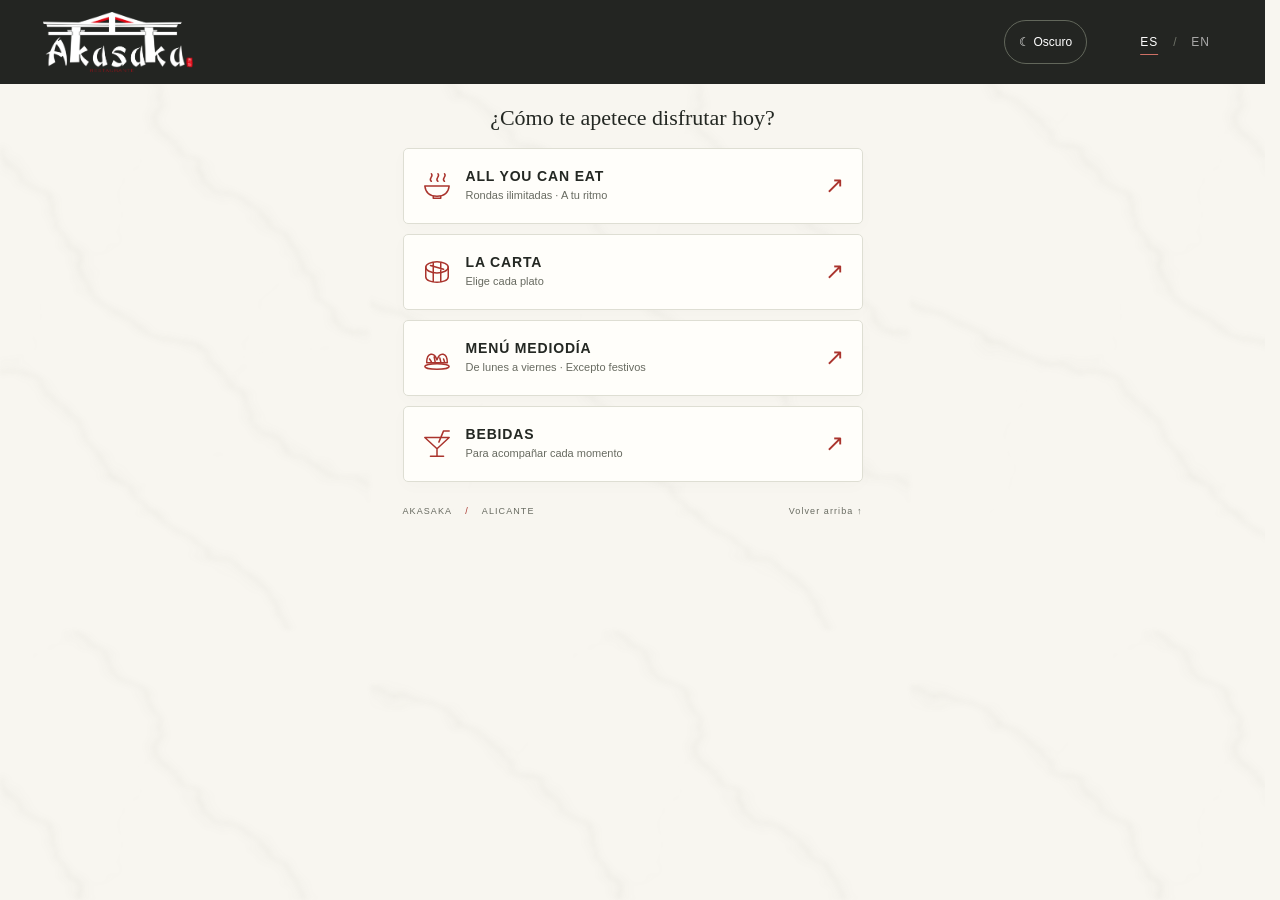
<file: index.html>
<!doctype html>
<html lang="es">
  <head>
    <meta charset="utf-8" />
    <meta name="viewport" content="width=device-width,initial-scale=1" />
    <meta name="theme-color" content="#232522" />
    <meta
      name="description"
      content="Akasaka Alicante: buffet, carta, menú mediodía y bebidas."
    />
    <title>Akasaka · Alicante</title>
    <link rel="icon" href="data:," />
    <script src="js/theme.js"></script>
    <link rel="stylesheet" href="css/styles.css" />
    <script type="module" src="js/home.js"></script>
  </head>
  <body class="home-page">
    <header class="masthead">
      <div class="header-inner">
        <a class="brand" href="index.html" aria-label="Akasaka · Inicio"
          ><img
            src="assets/brand/akasaka.png"
            alt="Akasaka Restaurante"
            width="200"
            height="90"
        /></a>
        <div class="header-right">
          <button
            id="theme-toggle"
            class="theme-toggle"
            type="button"
            aria-label="Cambiar a modo oscuro"
          >
            ☾ Oscuro
          </button>
          <div class="languages" role="group" aria-label="Idioma / Language">
            <button
              type="button"
              data-language="es"
              aria-pressed="true"
              lang="es"
            >
              ES</button
            ><span aria-hidden="true">/</span
            ><button
              type="button"
              data-language="en"
              aria-pressed="false"
              lang="en"
            >
              EN
            </button>
          </div>
        </div>
      </div>
    </header>
    <main class="home-main">
      <h1 class="sr-only" data-i18n="homeTitle">
        Akasaka · Elige tu experiencia
      </h1>
      <p class="home-welcome" data-i18n="choose">
        ¿Cómo te apetece disfrutar hoy?
      </p>
      <nav class="experience-menu" aria-label="Modalidades">
        <a class="experience-button" href="menu.html?mode=buffet"
          ><img src="assets/categories/bowl.svg" alt="" /><span
            ><strong>ALL YOU CAN EAT</strong
            ><small data-i18n="buffetHint"
              >Rondas ilimitadas · A tu ritmo</small
            ></span
          ><span aria-hidden="true">↗</span></a
        >
        <a class="experience-button" href="menu.html?mode=carta"
          ><img src="assets/categories/sushi.svg" alt="" /><span
            ><strong data-i18n="cartaTitle">LA CARTA</strong
            ><small data-i18n="cartaHint">Elige cada plato</small></span
          ><span aria-hidden="true">↗</span></a
        >
        <a class="experience-button" href="menu.html?mode=lunch"
          ><img src="assets/categories/starter.svg" alt="" /><span
            ><strong data-i18n="lunchTitle">MENÚ MEDIODÍA</strong
            ><small data-i18n="lunchHint"
              >De lunes a viernes · Excepto festivos</small
            ></span
          ><span aria-hidden="true">↗</span></a
        >
        <a class="experience-button" href="menu.html?mode=drinks"
          ><img src="assets/categories/cocktail.svg" alt="" /><span
            ><strong data-i18n="drinksTitle">BEBIDAS</strong
            ><small data-i18n="drinksHint"
              >Para acompañar cada momento</small
            ></span
          ><span aria-hidden="true">↗</span></a
        >
      </nav>

    </main>
    <footer>
      <span>AKASAKA <span class="footer-divider">/</span> ALICANTE</span
      ><a href="#" data-i18n="top">Volver arriba ↑</a>
    </footer>
    <span
      id="language-status"
      class="sr-only"
      role="status"
      aria-live="polite"
    ></span>
  </body>
</html>
</file>
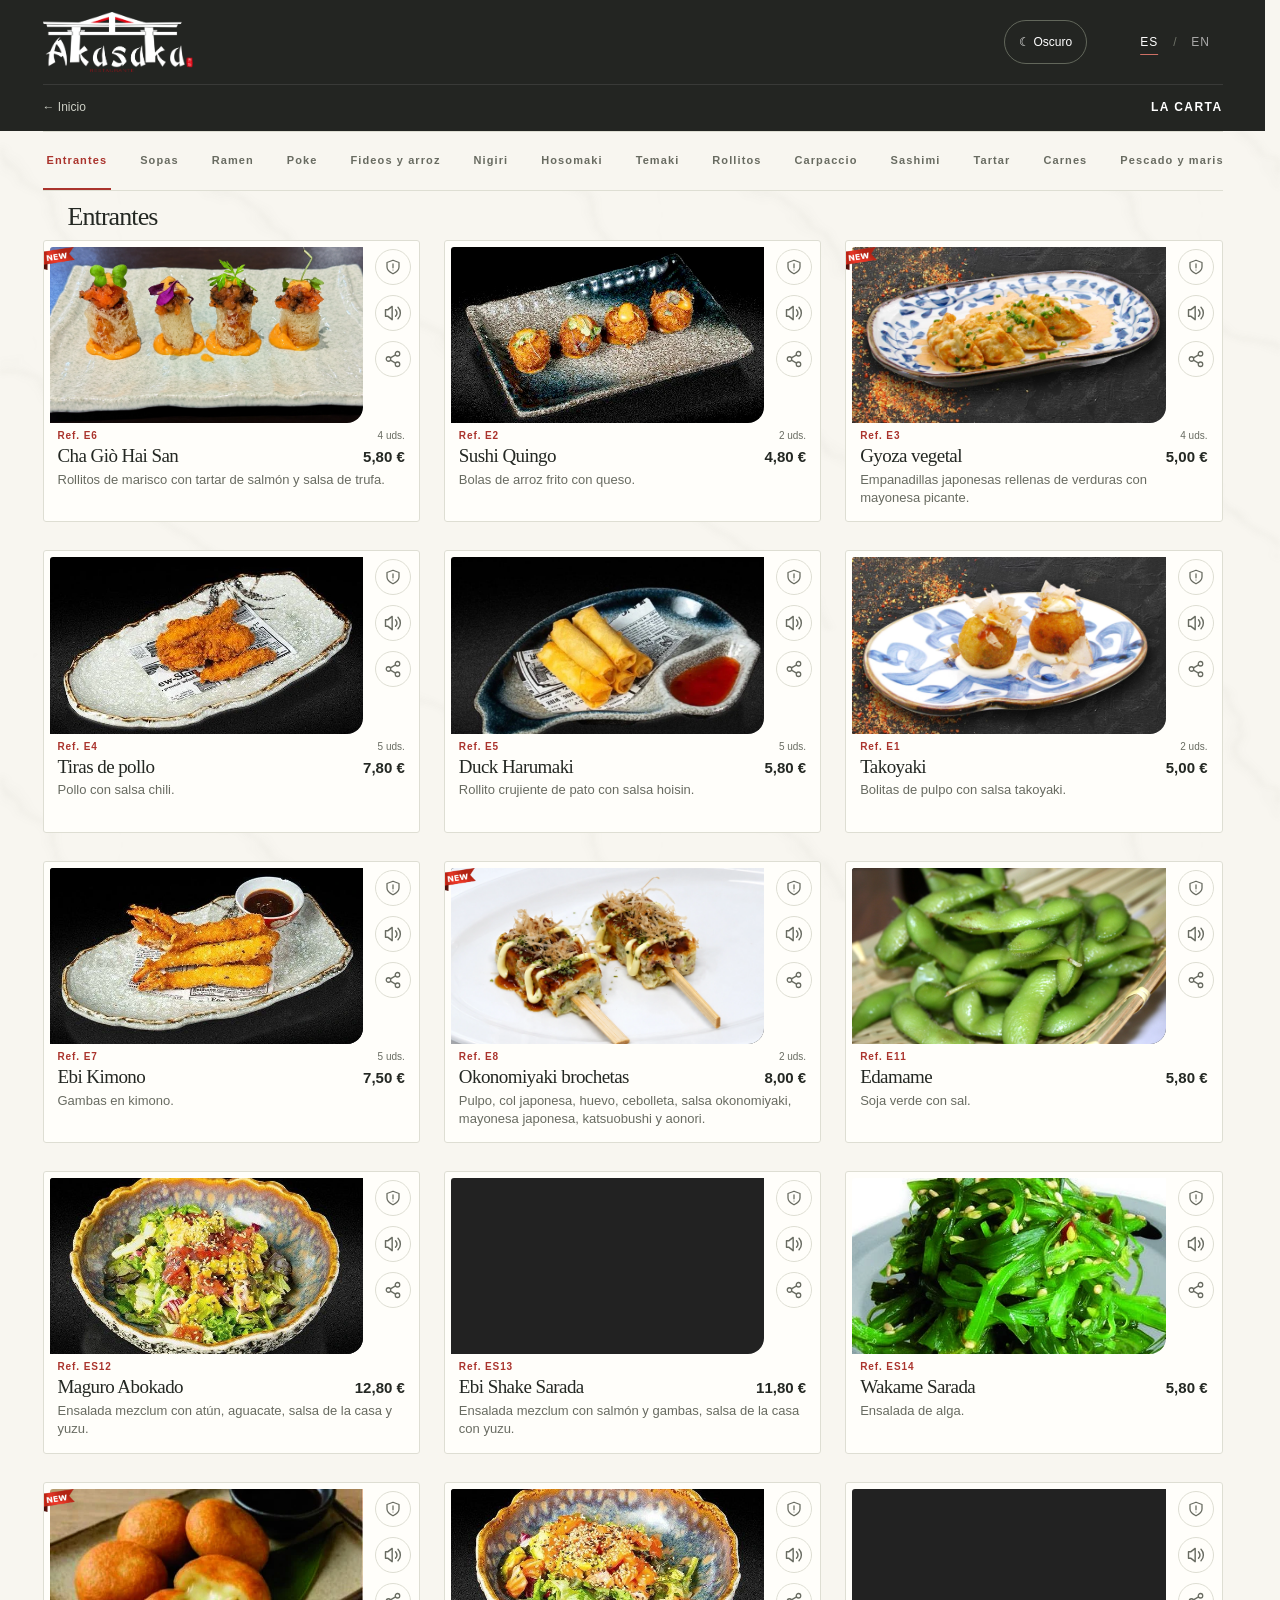
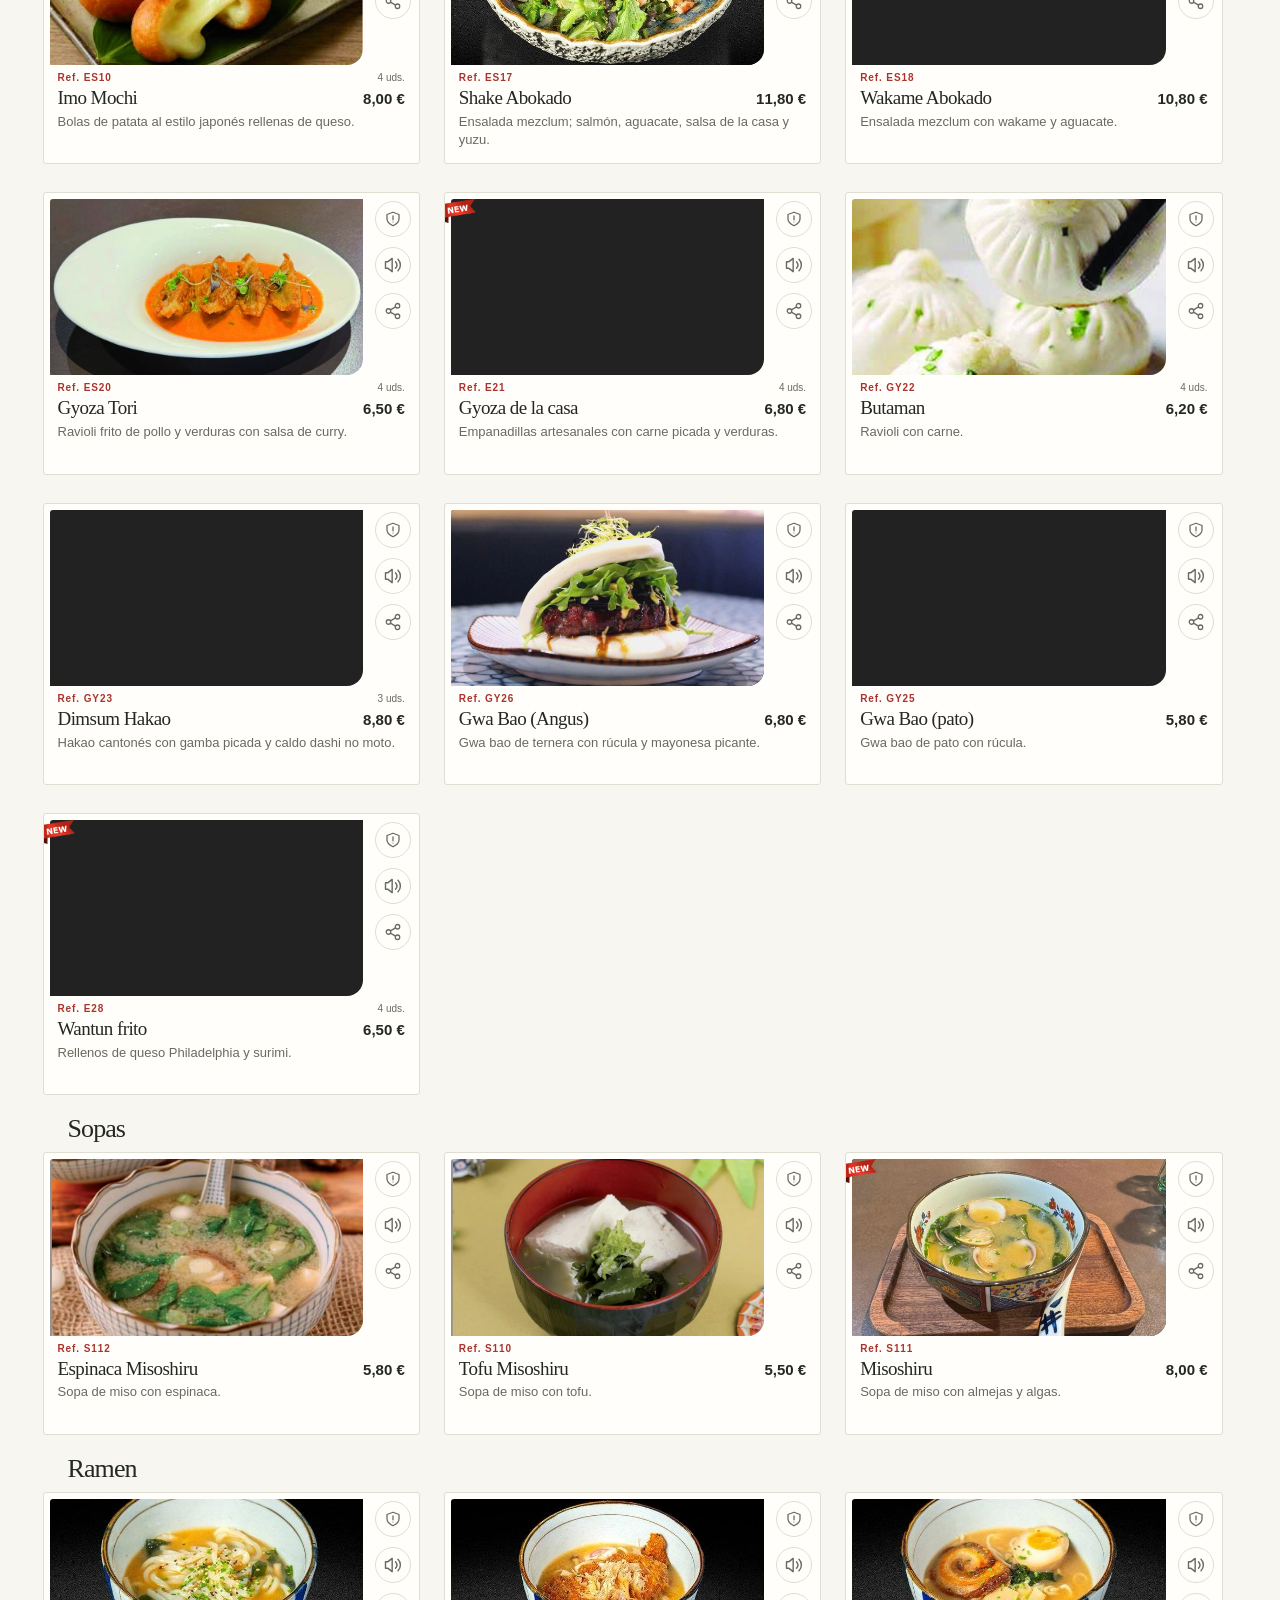
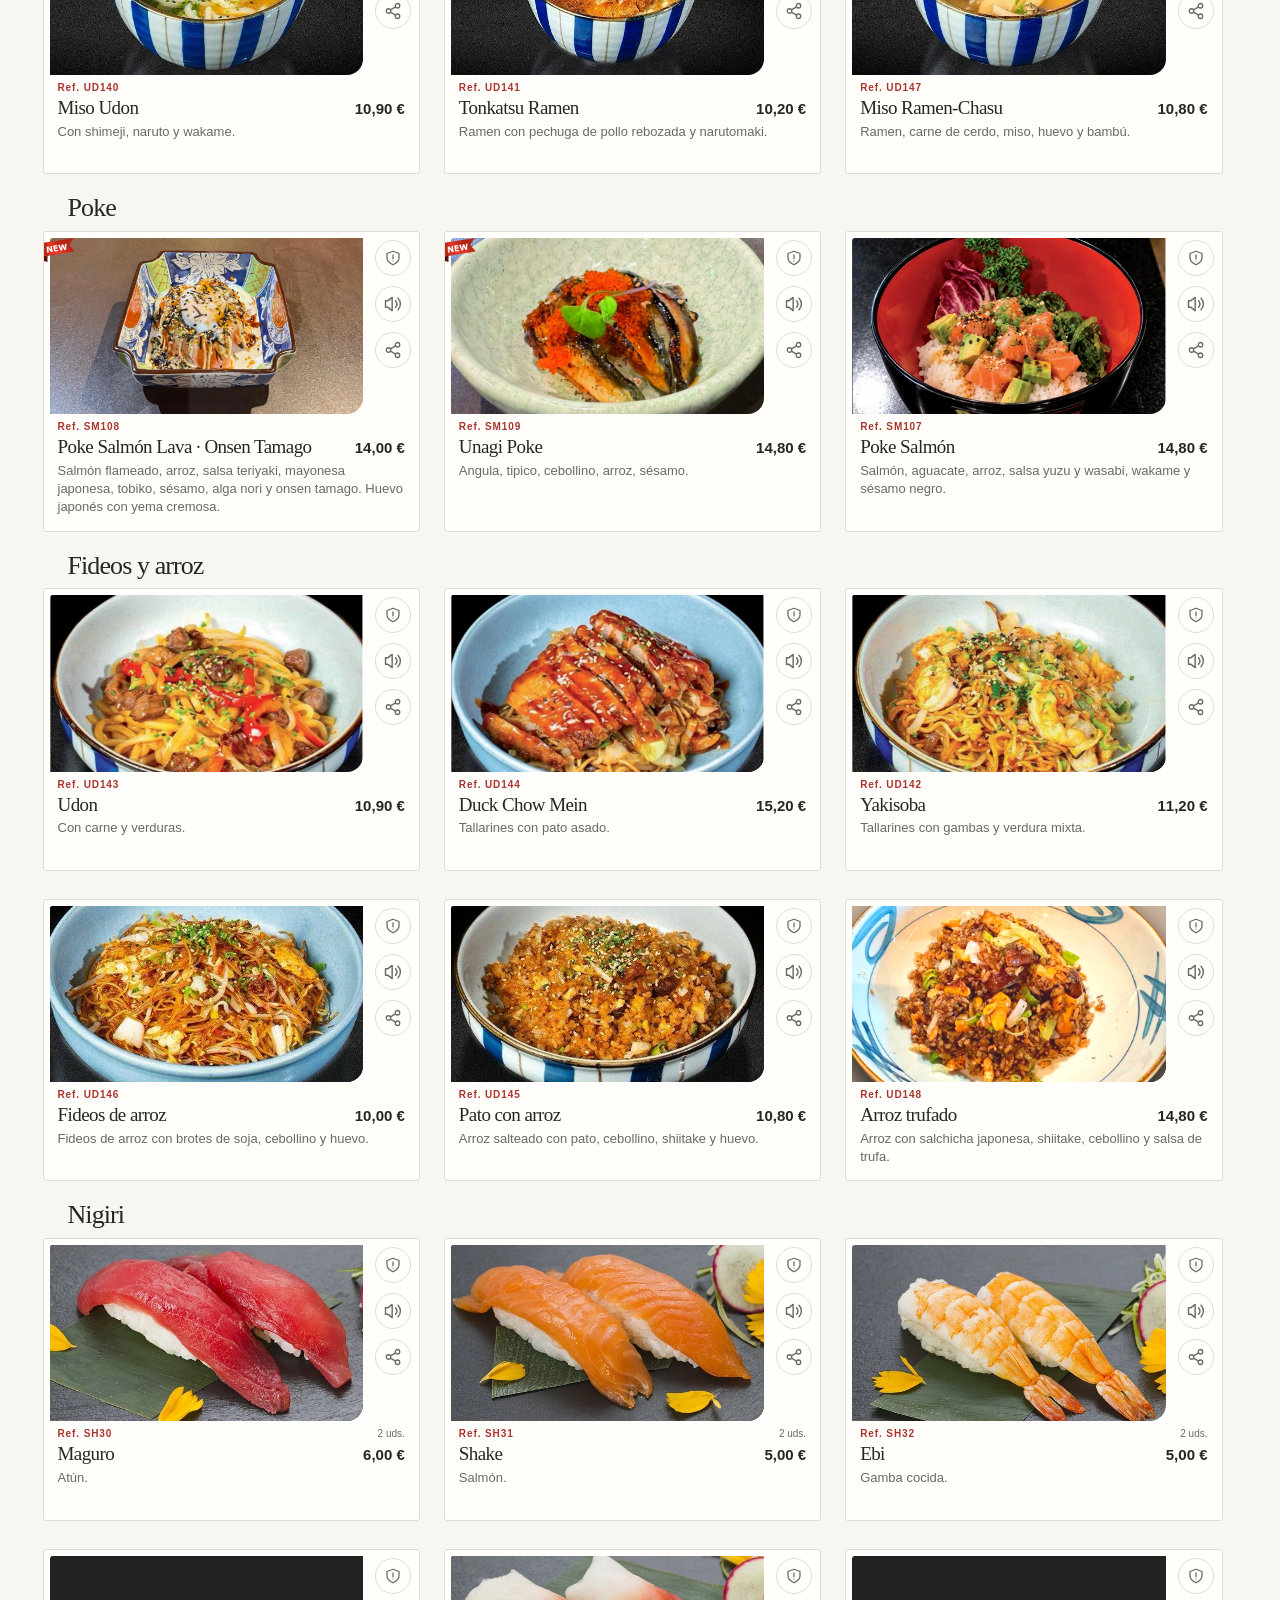
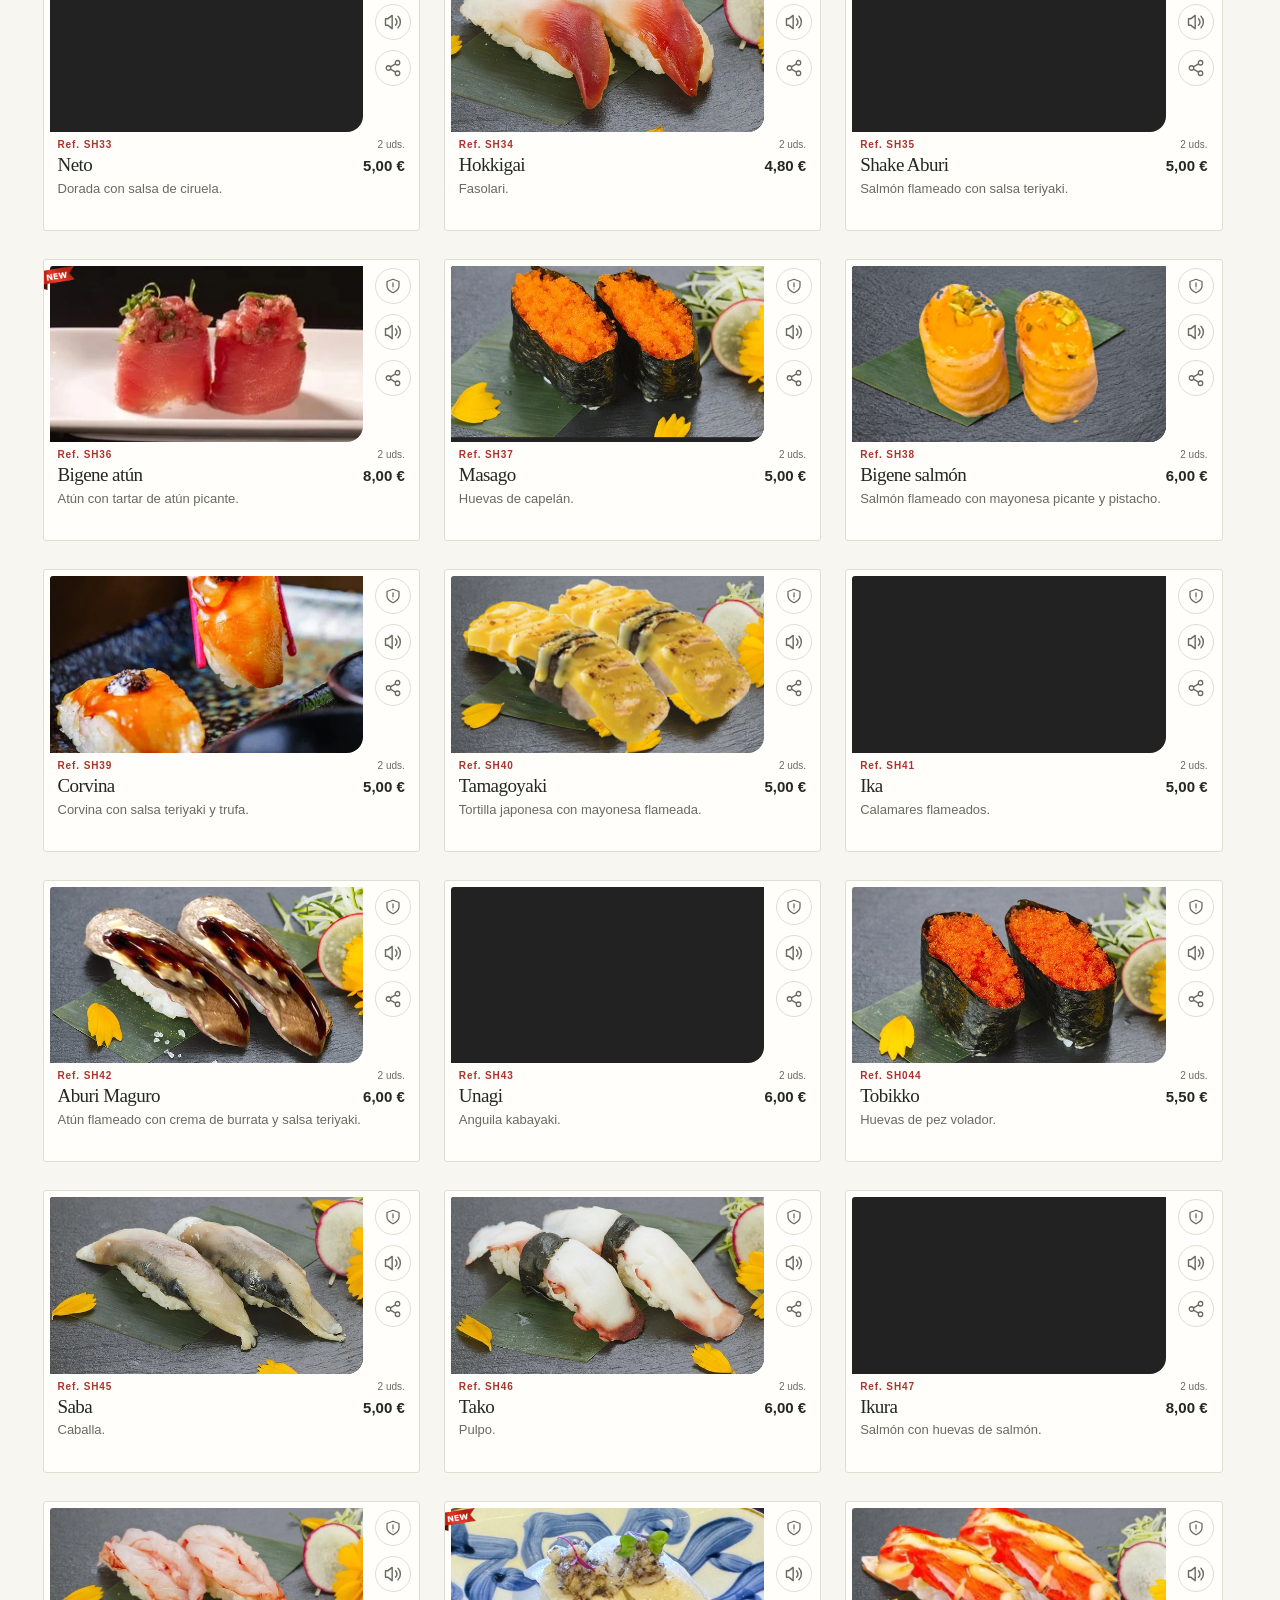
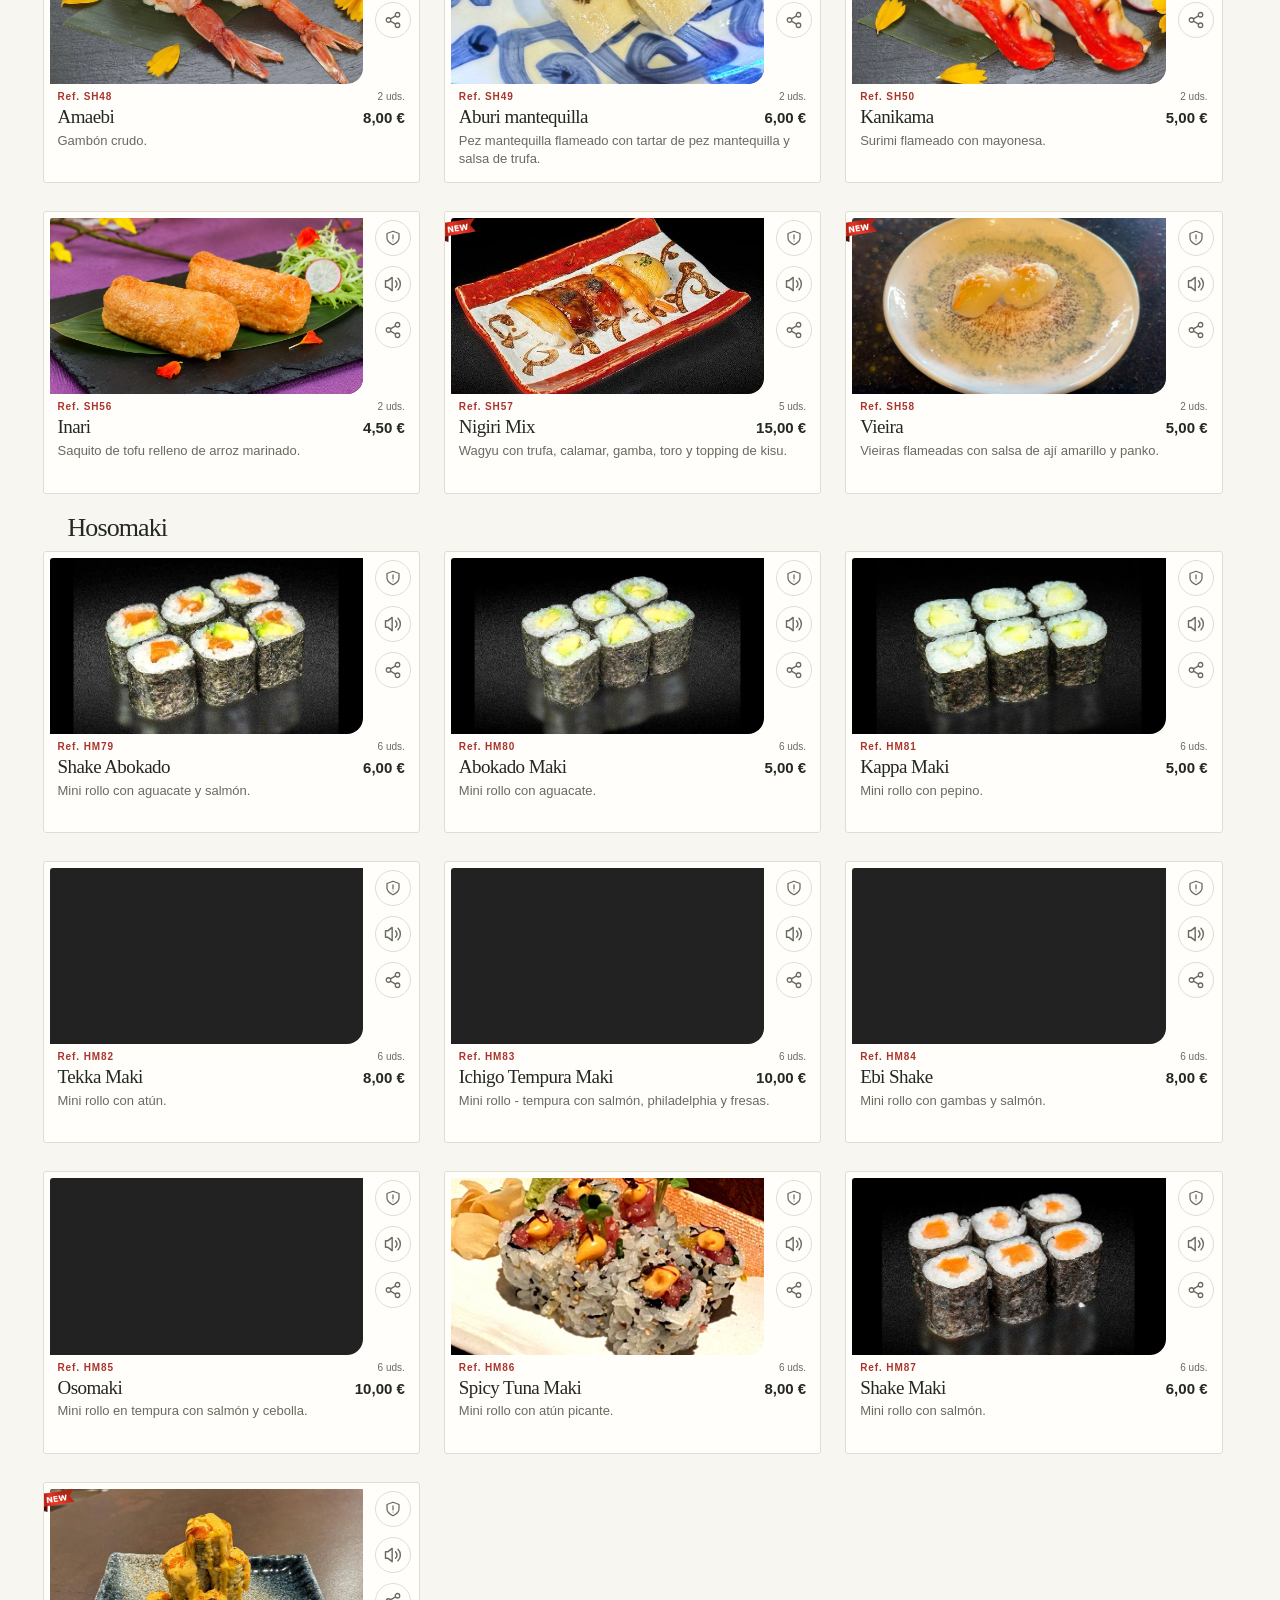
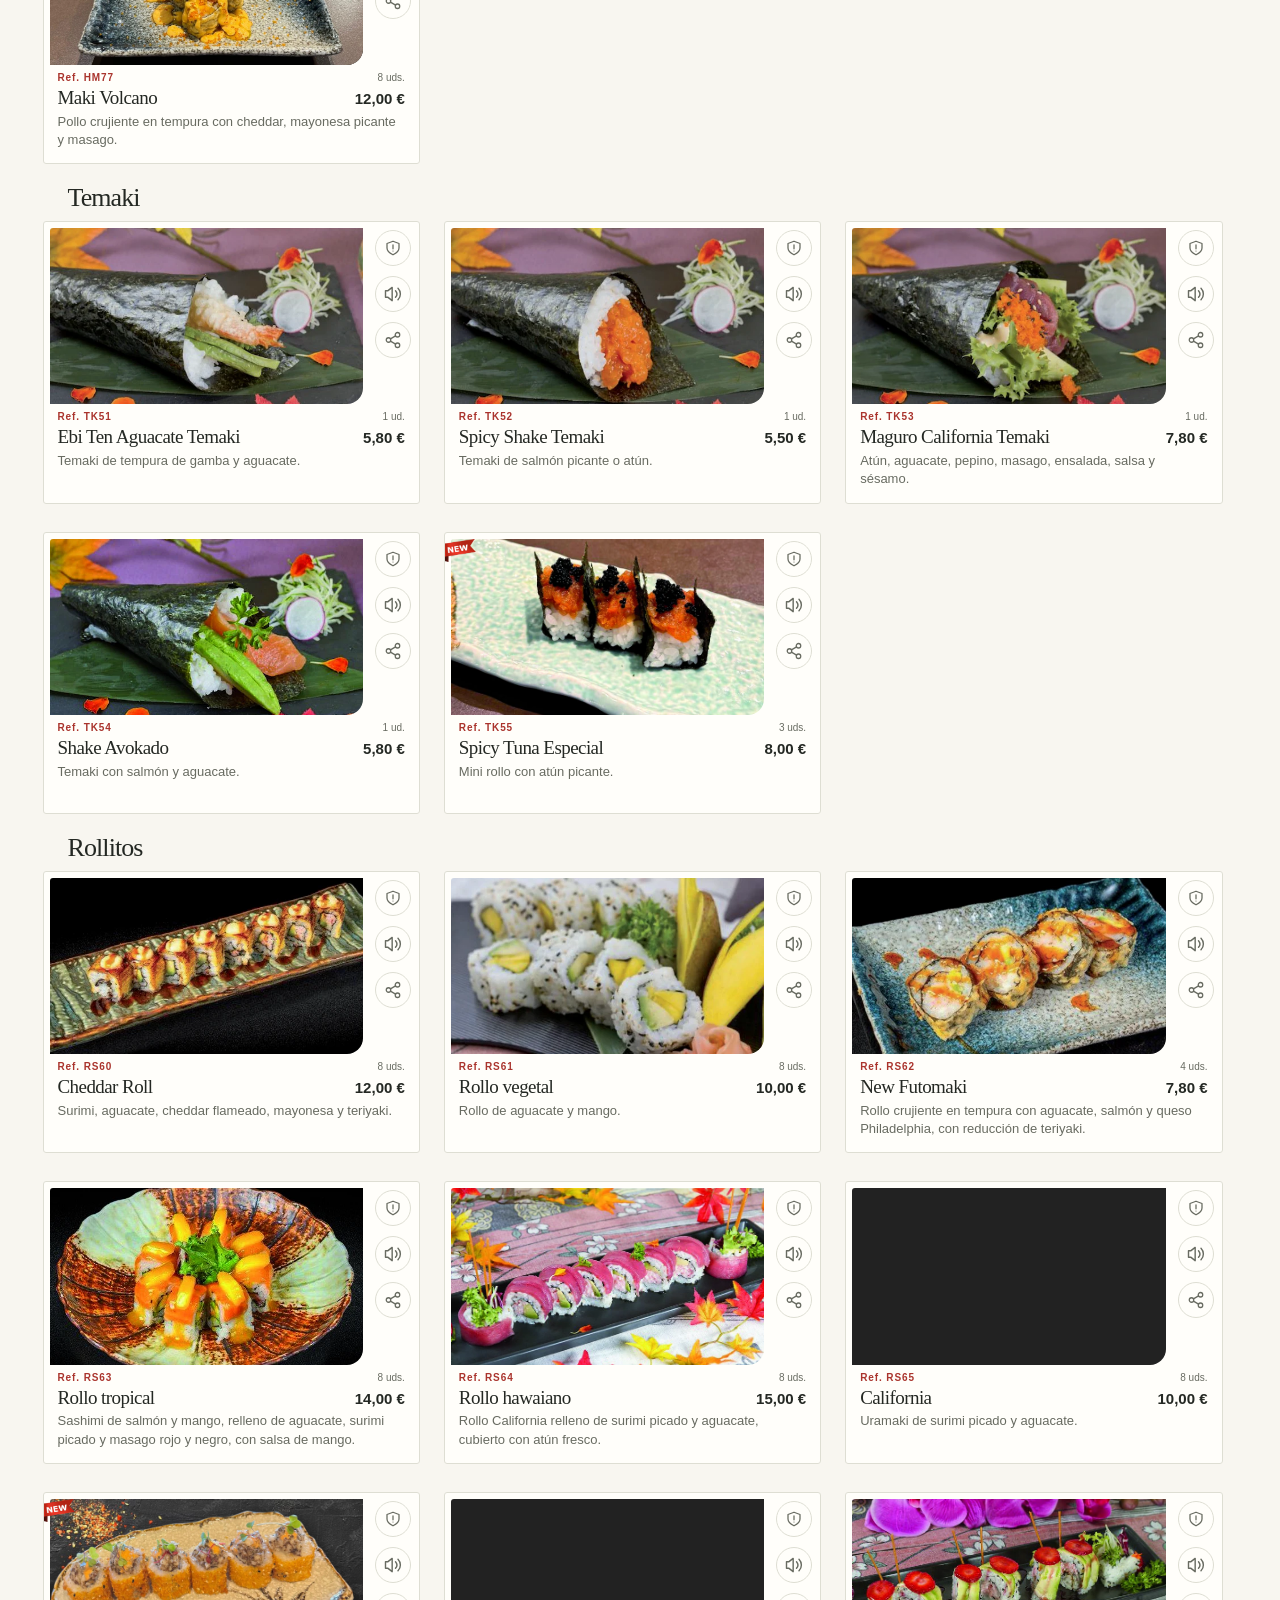
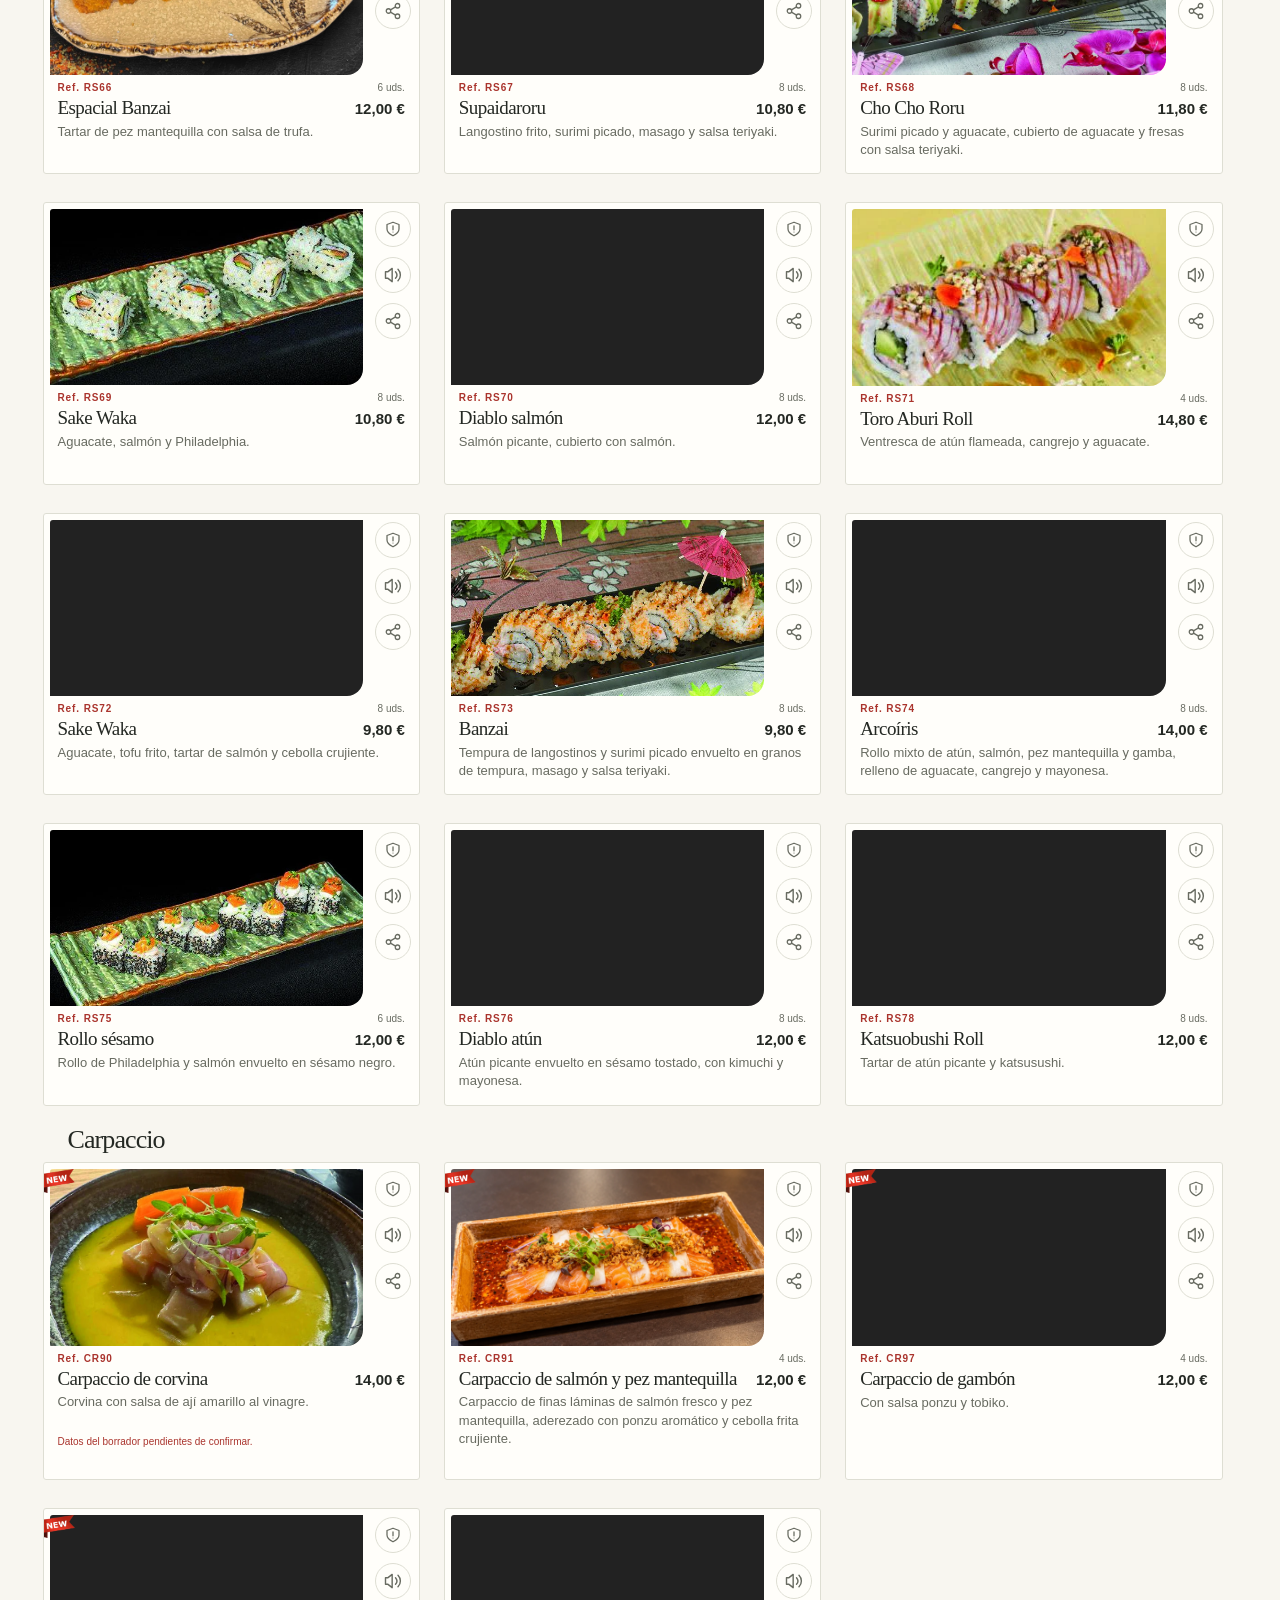
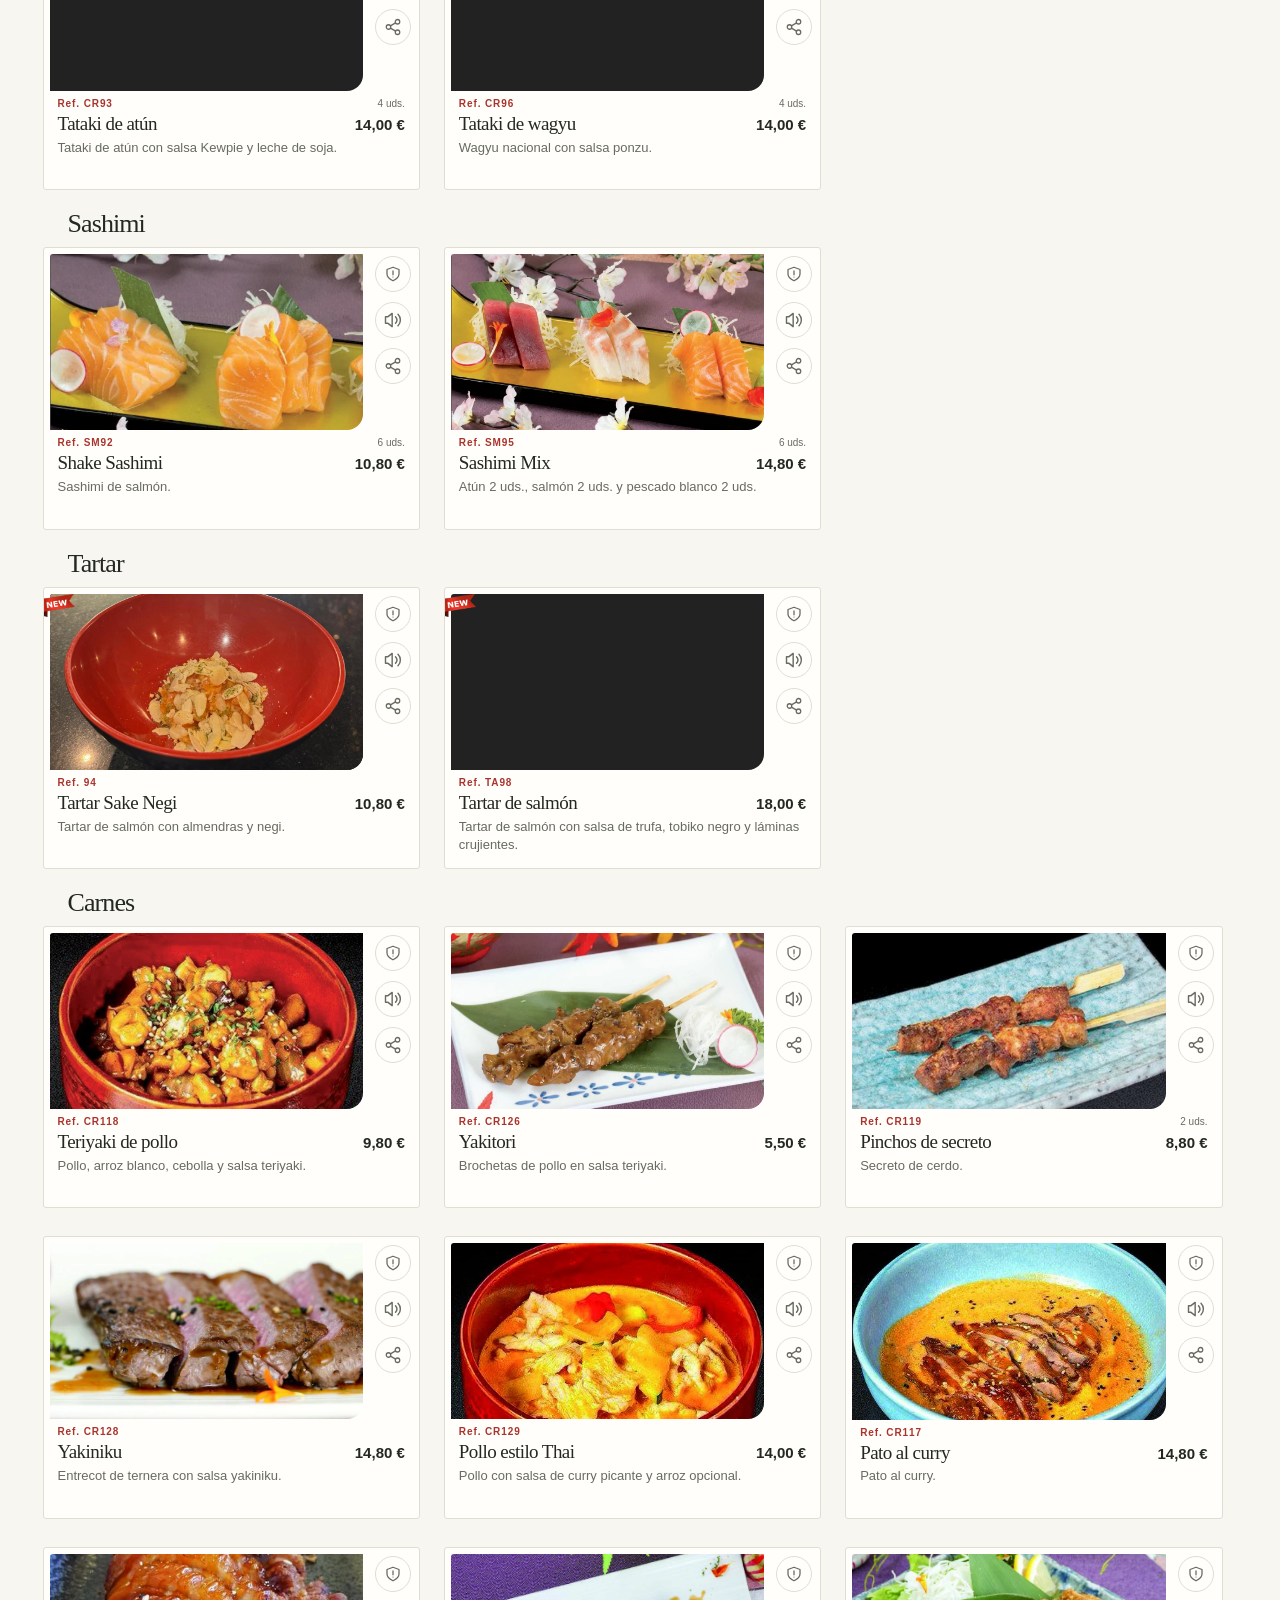
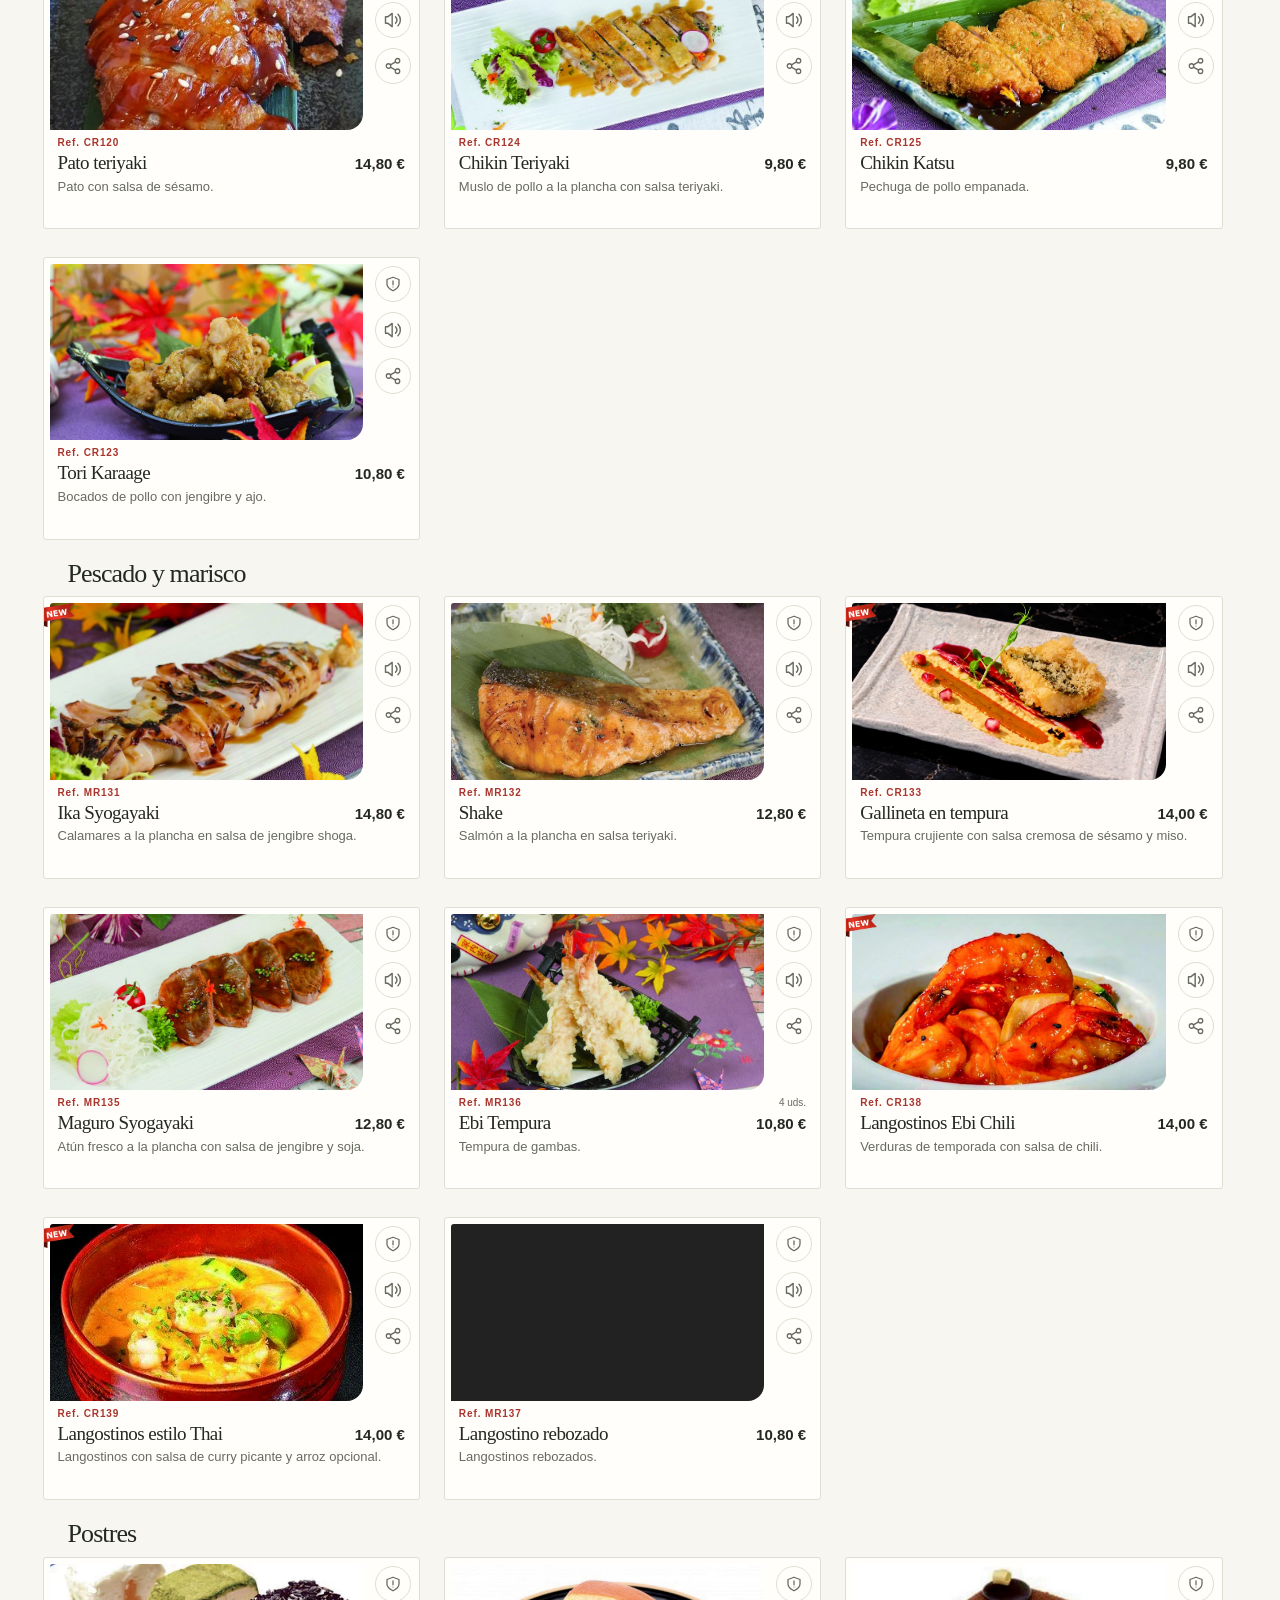
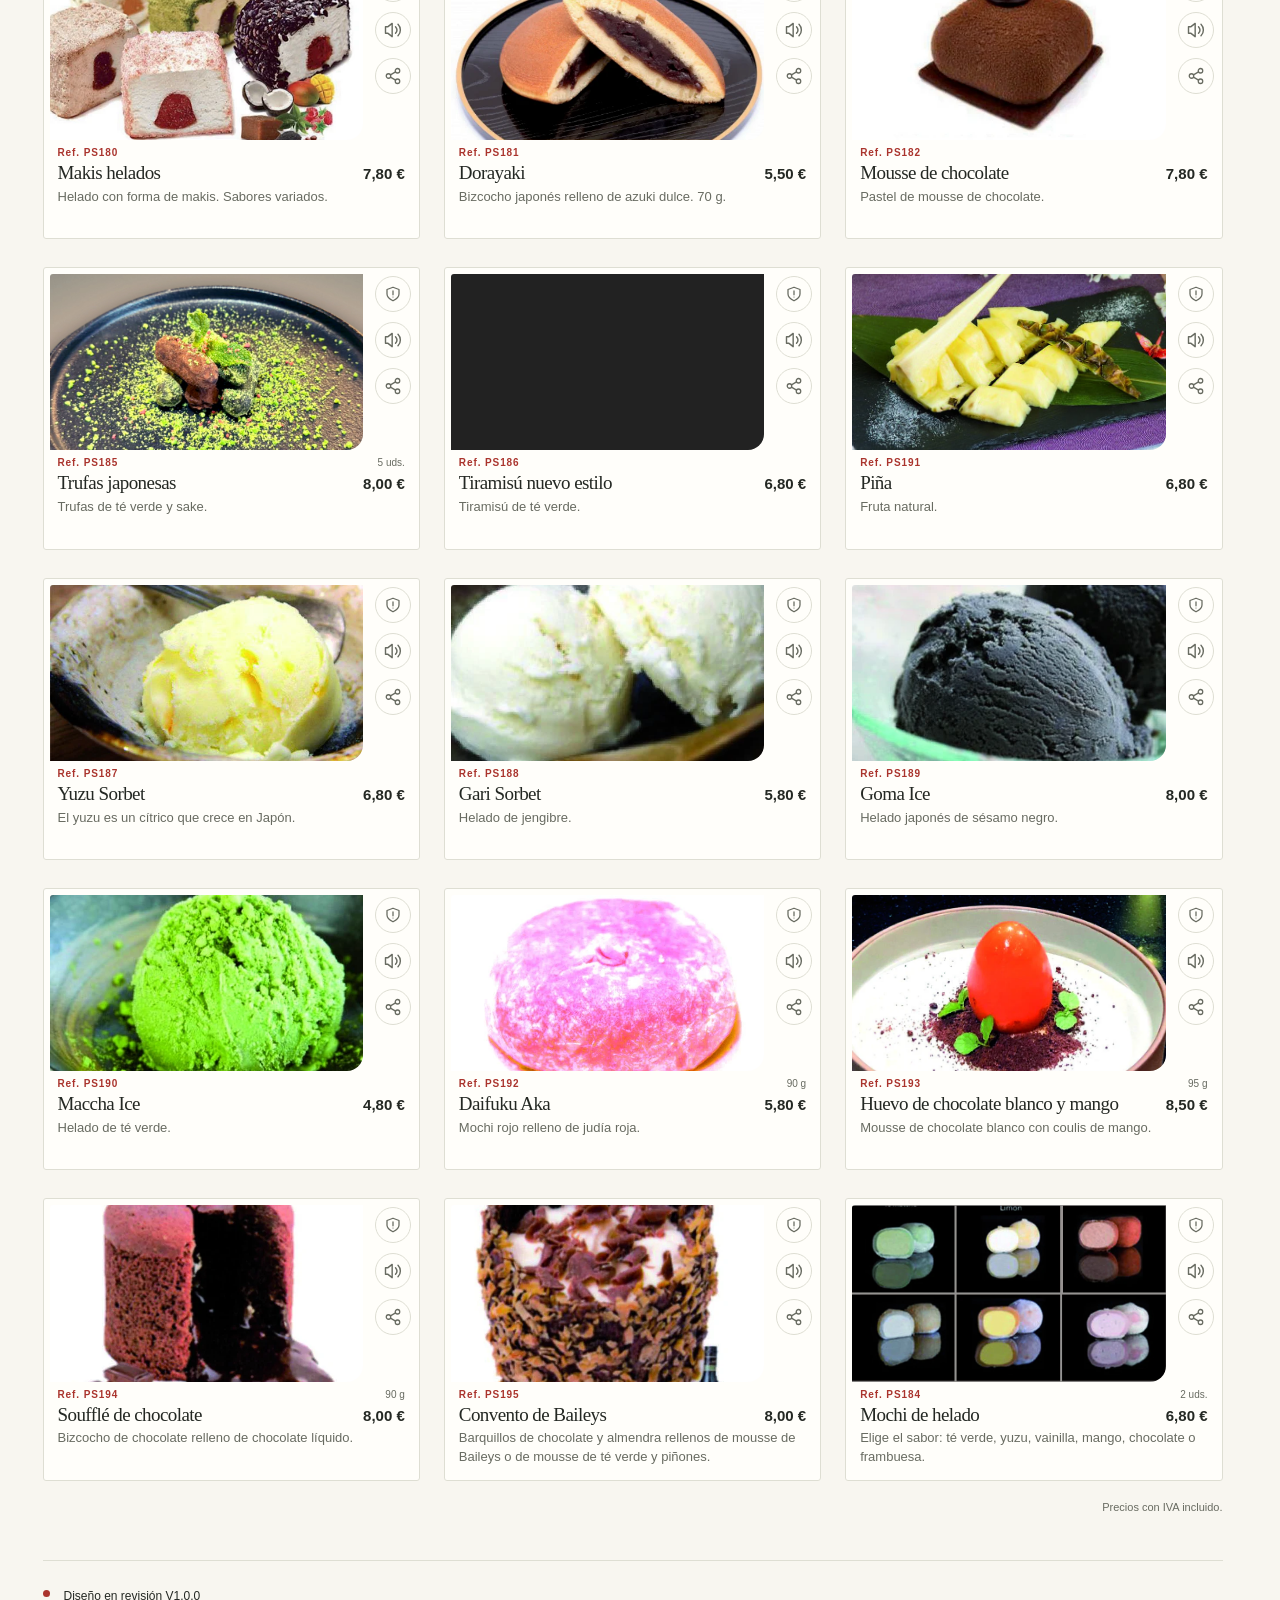
<file: menu.html>
<!doctype html><html lang="es"><head><meta charset="utf-8"><meta name="viewport" content="width=device-width,initial-scale=1"><meta name="theme-color" content="#232522"><meta name="description" content="Akasaka Alicante: buffet, carta, menú mediodía y bebidas."><title>Akasaka · Alicante</title><link rel="icon" href="data:,"><script src="js/theme.js"></script><link rel="stylesheet" href="css/styles.css"><script type="module" src="js/app.js"></script></head><body class="menu-page"><a class="skip-link" href="#menu" data-i18n="skip">Ir a los platos</a><header class="masthead"><div class="header-inner"><a class="brand" href="index.html" aria-label="Akasaka · Inicio"><img src="assets/brand/akasaka.png" alt="Akasaka Restaurante" width="200" height="90"></a><div class="header-right"><button id="theme-toggle" class="theme-toggle" type="button" aria-label="Cambiar a modo oscuro">☾ Oscuro</button><div class="languages" role="group" aria-label="Idioma / Language"><button type="button" data-language="es" aria-pressed="true" lang="es">ES</button><span aria-hidden="true">/</span><button type="button" data-language="en" aria-pressed="false" lang="en">EN</button></div></div></div><div class="mode-bar"><a class="back-link" href="index.html" data-i18n="home">← Inicio</a><h1 id="mode-title">LA CARTA</h1><button type="button" id="conditions-open" class="conditions-button" hidden data-i18n="conditions">Condiciones</button></div></header><nav id="category-rail" class="category-rail" aria-label="Categorías"></nav><main><section id="mode-summary" class="mode-summary" hidden></section><nav id="categories" class="category-nav" aria-label="Categorías"></nav><div id="menu" aria-busy="true"><p role="status" data-i18n="loading">Cargando carta…</p></div><aside class="sample-note"><span class="sample-dot" aria-hidden="true"></span><div><strong data-i18n="sampleTitle">Diseño en revisión V1.0.0</strong></div></aside></main><footer><span>AKASAKA <span class="footer-divider">/</span> ALICANTE</span><a href="#" data-i18n="top">Volver arriba ↑</a></footer><span id="language-status" class="sr-only" role="status" aria-live="polite"></span><dialog id="conditions-dialog" aria-labelledby="conditions-title"><div class="dialog-header"><h2 id="conditions-title" data-i18n="conditionsTitle">All You Can Eat · Condiciones</h2><button type="button" id="conditions-close" data-i18n="close">Cerrar ×</button></div><div id="conditions-content"></div></dialog></body></html>
</file>
<file: css/styles.css>
/* Cambia estos valores para ajustar la identidad visual de toda la carta. */
:root{--paper:#f8f6f0;--card:#fffefa;--ink:#242823;--muted:#686b61;--red:#aa342d;--line:#deded3;--dark:#232522;--radius:3px;--max:1180px}
*{box-sizing:border-box}html{scroll-behavior:smooth;scroll-padding-top:90px}body{margin:0;background:var(--paper);color:var(--ink);font-family:Arial,Helvetica,sans-serif;-webkit-font-smoothing:antialiased}button,a{-webkit-tap-highlight-color:transparent}a{color:inherit}button{font:inherit}button:focus-visible,a:focus-visible,summary:focus-visible{outline:3px solid var(--red);outline-offset:5px}.sr-only{position:absolute;width:1px;height:1px;overflow:hidden;clip-path:inset(50%)}.skip-link{position:fixed;left:16px;top:-100px;padding:14px;background:white;z-index:10}.skip-link:focus{top:16px}
.masthead{background:var(--dark);color:#fff}.header-inner{max-width:var(--max);margin:auto;padding:20px 0;display:flex;align-items:center;justify-content:space-between;min-height:118px}.brand{display:flex}.brand img{width:178px;height:78px;object-fit:contain}.header-right{display:flex;align-items:center;gap:40px}.location{font-size:10px;letter-spacing:.25em;color:#cccfc5}.languages{display:flex;align-items:center;gap:2px}.languages button{background:none;border:0;color:#aaa;padding:12px;min-width:44px;min-height:44px;font-size:12px;letter-spacing:.08em;cursor:pointer}.languages button[aria-pressed=true]{color:white;text-decoration:underline;text-decoration-color:#ce7065;text-underline-offset:8px}.languages>span{color:#6d7167;font-size:12px}
main{max-width:var(--max);margin:auto}.intro{display:flex;justify-content:space-between;align-items:center;padding:63px 0 47px}.eyebrow{font-size:10px;letter-spacing:.2em;font-weight:700;color:var(--red);margin:0 0 17px}h1{font-family:Georgia,'Times New Roman',serif;font-weight:400;font-size:clamp(48px,6vw,76px);letter-spacing:-.055em;line-height:1.06;margin:0 0 20px}h1 span{color:var(--red)}.intro-copy{font-size:14px;line-height:1.6;color:var(--muted);margin:0}.intro-mark{font-family:serif;font-size:52px;color:#bcbbb0;letter-spacing:.04em;transform:rotate(-7deg);padding-right:16px}.intro-mark span{display:block;font:8px Arial,sans-serif;letter-spacing:.3em;text-align:center;margin-top:8px}.category-nav{position:sticky;top:0;background:var(--paper);z-index:3;border-top:1px solid var(--line);border-bottom:1px solid var(--line);display:flex;gap:24px;min-height:58px;align-items:stretch}.category-link{display:flex;align-items:center;min-height:58px;border-bottom:2px solid var(--red);text-decoration:none;color:var(--red);font-size:12px;font-weight:700;letter-spacing:.1em;padding:0 4px}.section-heading{display:flex;align-items:center;justify-content:space-between;margin:42px 0 28px}.section-heading .eyebrow{margin-bottom:10px;font-size:9px}h2{font:400 38px Georgia,serif;letter-spacing:-.035em;margin:0 0 8px}.section-heading p:not(.eyebrow){margin:0;color:var(--muted);font-size:13px}.dish-count{font-size:10px;letter-spacing:.12em;color:var(--muted);border:1px solid var(--line);border-radius:30px;padding:9px 13px}.menu-grid{display:grid;grid-template-columns:repeat(3,minmax(0,1fr));gap:28px 24px}.dish-card{background:var(--card);border:1px solid var(--line);border-radius:var(--radius);overflow:hidden;display:flex;flex-direction:column}.dish-media{aspect-ratio:4/3;overflow:hidden;background:#222}.dish-media img{width:100%;height:100%;display:block;object-fit:cover}.dish-body{padding:23px 22px 20px;display:flex;flex-direction:column;flex:1}.dish-meta{display:flex;justify-content:space-between;gap:12px;align-items:center;margin-bottom:13px;font-size:10px;line-height:1.5}.reference{letter-spacing:.09em;color:var(--red);font-weight:700}.portion{color:var(--muted);text-align:right}.dish-heading{display:flex;align-items:baseline;justify-content:space-between;gap:14px}h3{font:400 25px/1.15 Georgia,serif;letter-spacing:-.03em;margin:0}.price{font-size:15px;white-space:nowrap;font-weight:600}.description{font-size:13px;line-height:1.7;color:var(--muted);margin:13px 0 23px}.allergens{margin-top:auto;border-top:1px solid var(--line);padding-top:15px}.allergen-label{text-transform:uppercase;font-size:8px;font-weight:700;letter-spacing:.16em;color:var(--muted)}.allergen-list{display:flex;flex-wrap:wrap;gap:6px;list-style:none;margin:9px 0 0;padding:0}.allergen-list li{font-size:10px;padding:5px 8px;border-radius:20px;background:#eeeee6;color:#53594b}.buffet-note{font-size:11px;color:var(--red);margin:-7px 0 19px;line-height:1.6}.buffet-note summary{cursor:pointer;min-height:30px;padding:5px 0}.buffet-note p{margin:5px 0 0;color:var(--muted)}.tax-note{font-size:11px;color:var(--muted);text-align:right;margin:20px 0 0}.sample-note{display:flex;align-items:flex-start;gap:14px;border-top:1px solid var(--line);border-bottom:1px solid var(--line);padding:25px 0;margin:47px 0 0}.sample-dot{width:7px;height:7px;background:var(--red);border-radius:50%;margin-top:4px;flex-shrink:0}.sample-note strong{font-size:12px;font-weight:500}.sample-note p{font-size:11px;line-height:1.7;color:var(--muted);margin:7px 0 0}footer{max-width:var(--max);margin:auto;padding:30px 0 40px;display:flex;justify-content:space-between;font-size:9px;letter-spacing:.12em;color:var(--muted)}footer a{text-decoration:none}.footer-divider{padding:0 10px;color:var(--red)}
@media(min-width:760px) and (max-width:1240px){main,.header-inner,footer{margin-left:32px;margin-right:32px}.menu-grid{gap:20px}.dish-body{padding:20px 17px}h3{font-size:23px}}
@media(max-width:960px) and (min-width:600px){.menu-grid{grid-template-columns:repeat(2,minmax(0,1fr))}}
@media(max-width:759px){main,.header-inner,footer{margin-left:20px;margin-right:20px}.header-inner{padding:14px 0;min-height:91px}.brand img{width:137px;height:60px}.location{display:none}.header-right{gap:0}.intro{padding:38px 0 32px}.intro .eyebrow{font-size:8px;letter-spacing:.17em;margin-bottom:15px}h1{font-size:52px;margin-bottom:15px}.intro-copy{font-size:12px;max-width:240px}.intro-mark{font-size:35px;padding-right:0}.intro-mark span{font-size:6px}.category-nav,.category-link{min-height:52px}.section-heading{margin:30px 0 23px}h2{font-size:32px}.section-heading p:not(.eyebrow){font-size:12px}.dish-count{font-size:9px;padding:8px 10px}.menu-grid{gap:23px}.dish-body{padding:21px 20px}.dish-meta{font-size:11px}h3{font-size:27px}.price{font-size:16px}.description{font-size:14px}.allergen-label{font-size:9px}.allergen-list li{font-size:11px}.sample-note{margin-top:35px}footer{font-size:8px;letter-spacing:.07em;gap:15px;line-height:1.7}}
@media(max-width:599px){.menu-grid{grid-template-columns:1fr}}
@media(max-width:359px){main,.header-inner,footer{margin-left:16px;margin-right:16px}.intro-mark{display:none}.dish-body{padding:18px 16px}h3{font-size:25px}}
@media(prefers-reduced-motion:reduce){html{scroll-behavior:auto}}

@media(max-width:599px){.intro-mark{display:none}.intro{padding:30px 0 27px}h1{font-size:48px}.intro-copy{max-width:none}.intro .eyebrow{margin-bottom:13px}}

/* Temas: el selector es provisional y no modifica cabecera ni pie. */
:root{--chip:#eeeee6;--chip-ink:#53594b}
:root[data-theme="dark"]{--paper:#242522;--card:#30312d;--ink:#f1efe6;--muted:#b9bcaf;--red:#f18d80;--line:#4c4e45;--chip:#41443b;--chip-ink:#e1e4d5}
:root[data-theme="dark"] body{background-image:url('../assets/brand/grain.svg')}
.allergen-list li{background:var(--chip);color:var(--chip-ink)}
.intro{position:relative;padding-right:125px}
.theme-toggle{position:absolute;right:0;top:28px;min-height:44px;padding:10px 14px;border:1px solid var(--line);border-radius:24px;background:var(--card);color:var(--ink);font-size:12px;cursor:pointer}
.theme-toggle:hover{border-color:var(--red)}
@media(max-width:599px){.intro{padding-right:0;padding-top:76px}.theme-toggle{top:18px;min-height:40px;padding:8px 12px;font-size:11px}}

/* Cabecera persistente; las categorías se fijan justo debajo. */
:root{--header-height:118px}
.masthead{position:sticky;top:0;z-index:5}
.header-inner{height:var(--header-height)}
.category-nav{top:var(--header-height)}
html{scroll-padding-top:calc(var(--header-height) + 76px)}
.intro{padding-right:0}
.theme-toggle{position:static;flex-shrink:0;border-color:#62675b;background:transparent;color:#fff;min-height:44px}
.theme-toggle:hover{border-color:#f18d80}
@media(max-width:759px){:root{--header-height:91px}.header-right{gap:10px}.theme-toggle{font-size:11px;padding:8px 10px}.languages button{padding:8px;min-width:36px}}
@media(max-width:599px){.intro{padding-top:30px}}
@media(max-width:359px){.brand img{width:108px}.header-right{gap:5px}.theme-toggle{padding:8px}.languages button{padding:6px;min-width:31px}}

/* Vetas de mármol vectoriales: fondo transparente sobre ambos temas. */
body{position:relative;isolation:isolate}
body::before{content:"";position:fixed;inset:0;z-index:-1;pointer-events:none;background:url('../assets/brand/marble.svg') center top / 1200px 1400px repeat;opacity:.55}
:root[data-theme="dark"] body::before{filter:brightness(1.7);opacity:.48}
@media(max-width:599px){body::before{background-size:720px 840px}}

/* Mármol más fino y difuminado, con menos contraste. */
body::before{background-size:540px 630px;filter:blur(2px);opacity:.28}
:root[data-theme="dark"] body::before{filter:blur(2.5px) brightness(1.35);opacity:.23}
@media(max-width:599px){body::before{background-size:390px 455px}}

.category-rail{display:none}
.category-link{border-bottom-color:transparent;color:var(--muted)}
.category-link[aria-current]{border-bottom-color:var(--red);color:var(--red)}
.food-group{scroll-margin-top:calc(var(--header-height) + 72px)}
@media(max-width:599px){
 main{margin-left:62px;margin-right:16px}
 .menu-section{padding-top:1px}
 .category-nav{display:none}
 .category-rail{display:flex;position:fixed;left:5px;top:calc(var(--header-height) + 28px);z-index:4;flex-direction:column;gap:6px;padding:6px 3px;background:var(--card);border:1px solid var(--line);border-radius:12px;box-shadow:0 4px 15px #00000012;max-height:calc(100dvh - var(--header-height) - 45px);overflow-y:auto}
 .rail-tab{display:flex;width:42px;min-height:62px;flex-direction:column;align-items:center;justify-content:center;gap:4px;text-decoration:none;border-radius:7px;color:var(--muted);border-left:2px solid transparent}
 .rail-tab img{opacity:.6;flex-shrink:0}
 .rail-label{font-size:8px;line-height:1.2;max-width:40px;text-align:center}
 .rail-tab[aria-current]{border-left-color:var(--red);background:var(--chip);color:var(--red)}
 .rail-tab[aria-current] img{opacity:1}
 :root[data-theme="dark"] .rail-tab img{filter:brightness(1.8) saturate(.7)}
 .food-group{scroll-margin-top:calc(var(--header-height) + 16px)}
 .intro h1{font-size:42px}.section-heading{gap:10px}.section-heading p:not(.eyebrow){line-height:1.5}.dish-body{padding:18px 15px}h3{font-size:24px}.dish-meta{font-size:10px}.category-rail~main .intro{padding-top:27px}
}

/* Entrada y modalidades */
[hidden]{display:none!important}
html{scrollbar-gutter:stable}
.header-inner{height:auto;min-height:118px}
.mode-bar{max-width:var(--max);margin:auto;display:flex;align-items:center;justify-content:space-between;gap:16px;min-height:54px;padding:8px 0 14px;border-top:1px solid #ffffff19}
.mode-bar h1{font:600 12px/1.4 Arial,Helvetica,sans-serif;letter-spacing:.12em;color:#fff;margin:0;text-align:center}
.back-link{font-size:12px;text-decoration:none;color:#cccfc5;min-height:38px;display:flex;align-items:center}
.conditions-button{background:transparent;color:#fff;border:1px solid #62675b;border-radius:22px;padding:10px 13px;font:inherit;font-size:11px;min-height:40px;cursor:pointer}
.home-main{width:min(100% - 40px,460px);margin:0 auto;min-height:calc(100svh - 215px);padding:36px 0 24px;display:flex;flex-direction:column;justify-content:center}
.home-welcome{font:400 25px/1.4 Georgia,serif;margin:0 0 26px;text-align:center;color:var(--ink)}
.experience-menu{display:flex;flex-direction:column;gap:15px}
.experience-button{display:flex;align-items:center;gap:18px;min-height:112px;padding:24px;border:1px solid var(--line);border-radius:5px;text-decoration:none;background:var(--card);box-shadow:0 4px 18px #00000005}
.experience-button>img{width:35px;height:35px;flex-shrink:0}
.experience-button>span:nth-child(2){flex:1}.experience-button strong{display:block;font-size:15px;letter-spacing:.09em;font-weight:600}.experience-button small{display:block;color:var(--muted);font-size:11px;line-height:1.6;margin-top:9px}.experience-button>span:last-child{color:var(--red);font-size:23px}
.experience-button:hover{border-color:var(--red);box-shadow:0 6px 20px #0000000b}
:root[data-theme="dark"] .experience-button>img,:root[data-theme="dark"] .two-person-badge img,:root[data-theme="dark"] .legend-row img{filter:brightness(1.8) saturate(.7)}
.home-sample{font-size:10px;line-height:1.7;color:var(--muted);text-align:center;margin:26px 0 0}
.home-page footer{max-width:460px}
.menu-page .category-nav{gap:25px;overflow-x:auto;white-space:nowrap;scrollbar-width:thin}
.menu-page .category-link{flex-shrink:0;font-size:11px}
.mode-summary{margin:26px 0 22px;padding:22px;border:1px solid var(--line);background:var(--card);border-radius:5px}
.rate-cards{display:grid;grid-template-columns:repeat(3,minmax(0,1fr));gap:16px}
.rate-card{display:flex;flex-direction:column;gap:8px;padding:5px 12px;border-left:2px solid var(--red)}
.rate-price{font:400 28px Georgia,serif;color:var(--ink)}
.rate-card span{font-size:12px;line-height:1.5}.rate-card small{font-size:10px;color:var(--muted)}
.summary-copy{font-size:12px;line-height:1.7;color:var(--muted);margin:19px 0 0}
.summary-actions{display:flex;justify-content:space-between;gap:15px;margin-top:15px}
.text-button{font:inherit;font-size:12px;color:var(--red);border:0;background:none;cursor:pointer;padding:7px 0;text-decoration:none;min-height:36px}
.lunch-choice{font-size:16px;line-height:1.7;margin:0 0 22px}
.lunch-rates{grid-template-columns:repeat(2,minmax(0,1fr))}
.buffet-stars{font:700 23px/1 Arial,sans-serif;letter-spacing:-.12em;color:#876000;border:0;background:transparent;padding:7px;min-height:40px;min-width:40px;cursor:pointer}
:root[data-theme="dark"] .buffet-stars{color:#f6d852}
.two-person-badge{display:flex;align-items:center;justify-content:center;min-height:32px;flex-shrink:0}
.dish-meta .portion{margin-left:auto}.dish-meta .buffet-stars{margin-left:auto}.dish-meta:has(.portion) .buffet-stars{margin-left:0}
.drink-card .dish-body{min-height:150px}.drink-card h3{font-size:23px}.drink-card .description{margin-bottom:0}.drink-card .dish-meta{margin-bottom:14px}
.serving-prices{font-size:11px;line-height:1.7;color:var(--muted);margin:14px 0 0}
.review-note,.allergen-pending{font-size:10px;line-height:1.6;color:var(--muted);margin:0}.review-note{margin-bottom:15px;color:var(--red)}
.allergens:has(.allergen-pending){padding-top:11px}
.food-group{padding-top:1px;margin-bottom:35px;scroll-margin-top:0}
.section-heading{gap:18px}.section-heading h2{font-size:34px;line-height:1.15}
.category-rail{overscroll-behavior:contain;scrollbar-width:none}.category-rail::-webkit-scrollbar{display:none}
.rail-label{overflow-wrap:anywhere}
.modal-open{overflow:hidden}
dialog{width:min(620px,calc(100% - 28px));max-height:calc(100dvh - 40px);border:1px solid var(--line);border-radius:12px;padding:0;background:var(--paper);color:var(--ink);box-shadow:0 24px 90px #0007;overscroll-behavior:contain}
dialog::backdrop{background:#0009;backdrop-filter:blur(4px)}
.dialog-header{display:flex;align-items:flex-start;justify-content:space-between;gap:12px;position:sticky;top:0;background:var(--paper);border-bottom:1px solid var(--line);padding:22px;z-index:1}
.dialog-header h2{font-size:25px;line-height:1.2;margin:0}.dialog-header button{font:inherit;color:var(--ink);background:var(--card);border:1px solid var(--line);border-radius:20px;min-height:40px;padding:8px 12px;white-space:nowrap;cursor:pointer;font-size:12px}
#conditions-content{padding:24px}.condition-rules{font-size:13px;line-height:1.8;padding-left:19px;margin:24px 0}.condition-rules li{padding-left:4px;margin-bottom:13px}
.symbol-legend{border-top:1px solid var(--line);padding-top:12px}.legend-row{display:grid;grid-template-columns:45px 1fr;align-items:center;gap:12px}.legend-row p{font-size:12px;line-height:1.7}.legend-row .buffet-stars{padding:0;cursor:default;min-height:0}.dialog-done{width:100%;border:0;background:var(--red);color:var(--paper);font:inherit;font-size:13px;border-radius:5px;min-height:46px;padding:12px;margin-top:18px;cursor:pointer}
@media(max-width:1240px) and (min-width:760px){.mode-bar{margin-left:32px;margin-right:32px}}
@media(max-width:759px){.header-inner{min-height:91px}.mode-bar{margin:0 20px;gap:10px}.mode-bar h1{font-size:11px}.back-link{font-size:11px}.conditions-button{padding:8px 11px}.section-heading h2{font-size:29px}}
@media(max-width:599px){
 .home-main{width:calc(100% - 40px);margin:0 auto;padding-top:27px}.home-welcome{font-size:23px;margin-bottom:22px}.experience-button{padding:22px 18px;gap:15px;min-height:108px}.experience-button strong{font-size:14px}.experience-button small{font-size:10px}.home-page footer{margin-left:20px;margin-right:20px}
 .menu-page main{margin-left:62px;margin-right:16px}.menu-page .category-nav{display:none}.category-rail{top:calc(var(--header-height) + 17px);max-height:calc(100dvh - var(--header-height) - 34px)}
 .section-heading{margin:25px 0 20px;align-items:flex-start}.section-heading h2{font-size:28px}.dish-count{font-size:8px;padding:7px 8px;white-space:nowrap;flex-shrink:0;margin-top:4px}
 .rate-cards{grid-template-columns:1fr;gap:15px}.rate-card{display:grid;grid-template-columns:auto 1fr;column-gap:12px;row-gap:4px;padding:0 0 0 10px}.rate-price{grid-row:span 2;font-size:24px}.rate-card span{font-size:10px}.rate-card small{font-size:9px}.mode-summary{padding:16px 13px;margin-top:20px}.summary-copy{font-size:11px}.summary-actions{flex-wrap:wrap;gap:8px}.lunch-choice{font-size:13px}.mode-summary .eyebrow{line-height:1.7;font-size:9px}.lunch-rates .rate-card{display:flex;gap:5px}.lunch-rates{grid-template-columns:1fr 1fr;gap:10px}
 .drink-card .dish-body{min-height:0;padding:20px 15px}.drink-card h3{font-size:23px}.drink-card .description{font-size:12px}.food-group{scroll-margin-top:0;margin-bottom:30px}
 .dialog-header{padding:17px}.dialog-header h2{font-size:23px}#conditions-content{padding:18px}.condition-rules{font-size:12px}
}
@media(prefers-reduced-motion:reduce){*{scroll-behavior:auto!important}}

@media(max-width:599px){html{scroll-padding-top:calc(var(--header-height) + 16px)}}

/* Acción de compartir discreta, solo en La Carta. */
.dish-actions{display:flex;justify-content:flex-end;align-items:center;gap:10px;margin-top:13px}
.share-button{display:inline-flex;align-items:center;justify-content:center;gap:7px;min-width:44px;min-height:44px;padding:8px 10px;border:0;border-radius:6px;background:transparent;color:var(--muted);font:500 11px/1.4 Arial,Helvetica,sans-serif;cursor:pointer}
.share-button:hover,.share-button:focus-visible{color:var(--red);background:var(--chip)}
.share-button:focus-visible{outline:2px solid var(--red);outline-offset:2px}.share-button:disabled{opacity:.6;cursor:wait}
.share-icon{display:block;width:18px;height:18px;background:currentColor;mask:url('../assets/icons/share.svg') center / contain no-repeat;-webkit-mask:url('../assets/icons/share.svg') center / contain no-repeat}
.share-status{font-size:10px;line-height:1.5;color:var(--muted)}
.dish-card.shared-dish{outline:2px solid var(--red);outline-offset:3px}
.share-link-body{padding:22px;display:grid;gap:15px;font-size:13px;line-height:1.6}.share-link-input{width:100%;min-width:0;padding:12px;border:1px solid var(--line);border-radius:5px;background:var(--card);color:var(--ink);font:inherit;font-size:12px}

/* Compartir sobre la foto; tarjetas móviles más compactas. */
.dish-media{position:relative}
.dish-media .dish-actions{position:absolute;right:10px;bottom:10px;z-index:1;margin:0;gap:8px}
.dish-media .share-button{width:44px;height:44px;min-width:44px;padding:12px;border-radius:50%;background:rgb(255 255 255 / .92);color:#33382f;box-shadow:0 2px 12px #0002;backdrop-filter:blur(6px)}
.dish-media .share-button:hover,.dish-media .share-button:focus-visible{background:#fff;color:#aa342d}
.dish-media .share-status:not(:empty){padding:7px 10px;border-radius:5px;background:rgb(255 255 255 / .95);color:#33382f;max-width:150px;text-align:right}
@media(max-width:599px){
 .menu-page .menu-grid{padding-inline:4px;gap:16px}
 .menu-page .dish-media{aspect-ratio:16/9}
 .menu-page .dish-body,.menu-page .drink-card .dish-body{padding:14px 13px}
 .menu-page .dish-meta{margin-bottom:9px;gap:8px}
 .menu-page .dish-heading{gap:10px}
 .menu-page .dish-heading h3{font-size:23px;line-height:1.15}
 .menu-page .price{font-size:15px}
 .menu-page .description{font-size:13px;line-height:1.6;margin:10px 0 14px}
 .menu-page .allergens{padding-top:11px}
 .menu-page .allergen-list{margin-top:7px;gap:5px}
 .menu-page .allergen-list li{padding:4px 7px;font-size:10px}
 .menu-page .dish-media .dish-actions{right:8px;bottom:8px}
}
/* Lectura de audio voluntaria; control de parada siempre accesible. */
.listen-button{display:flex;align-items:center;justify-content:center;gap:10px;width:100%;min-height:46px;padding:11px 15px;margin-top:19px;background:transparent;color:var(--red);border:1px solid var(--line);border-radius:5px;font:600 12px/1.4 Arial,Helvetica,sans-serif;cursor:pointer}
.listen-icon{font-size:16px;letter-spacing:-2px;min-width:20px}.listen-button:hover,.listen-button.is-speaking{border-color:var(--red);background:var(--chip)}
.listen-button:focus-visible,.audio-stop:focus-visible{outline:3px solid var(--red);outline-offset:4px}.listen-button:disabled{cursor:default;opacity:.6}
.audio-dock{position:fixed;z-index:6;bottom:16px;left:50%;transform:translateX(-50%);display:flex;align-items:center;justify-content:space-between;gap:16px;width:min(520px,calc(100% - 32px));padding:13px 16px;border:1px solid var(--line);border-radius:10px;background:var(--card);color:var(--ink);box-shadow:0 5px 30px #0003}
.audio-status{font-size:12px;line-height:1.6;min-width:0}.audio-stop{font:600 12px/1.4 Arial,sans-serif;min-height:44px;border:1px solid var(--red);border-radius:6px;background:var(--red);color:var(--paper);padding:10px 14px;cursor:pointer;flex-shrink:0}
.audio-unavailable{font-size:11px;line-height:1.6;color:var(--muted);margin:15px 0 0}
body:has(.audio-dock:not([hidden])){padding-bottom:110px}
@media(max-width:599px){.audio-dock{left:62px;right:12px;width:auto;transform:none;gap:10px;padding:10px}.audio-status{font-size:11px}.audio-stop{font-size:11px;padding:9px}.listen-button{font-size:12px}}

/* Foto estrecha y acciones en una columna a su derecha. */
.dish-visual{display:grid;grid-template-columns:minmax(0,1fr) 52px;gap:4px;align-items:stretch}
.dish-visual .dish-media{aspect-ratio:16/9;min-width:0}
.dish-tools{display:flex;flex-direction:column;align-items:center;justify-content:center;gap:3px;position:relative;padding:4px 0}
.dish-tools .dish-actions{position:static;display:flex;margin:0;gap:0}
.dish-tools .listen-button,.dish-tools .share-button{display:flex;align-items:center;justify-content:center;min-width:44px;width:44px;min-height:44px;height:44px;padding:11px;margin:0;border:0;border-radius:50%;background:transparent;color:var(--muted);box-shadow:none}
.dish-tools .listen-button:hover,.dish-tools .listen-button.is-speaking,.dish-tools .share-button:hover{background:var(--chip);color:var(--red)}
.dish-tools .listen-icon{display:block;width:20px;height:20px;min-width:20px;background:currentColor;mask:url('../assets/icons/audio.svg') center / contain no-repeat;-webkit-mask:url('../assets/icons/audio.svg') center / contain no-repeat}
.dish-tools .is-speaking .listen-icon{mask-image:url('../assets/icons/stop.svg');-webkit-mask-image:url('../assets/icons/stop.svg')}
.dish-tools .share-icon{width:19px;height:19px}
.dish-tools .share-status:not(:empty){position:absolute;right:50px;bottom:8px;z-index:2;padding:7px 10px;min-width:110px;background:var(--card);border:1px solid var(--line);border-radius:5px;color:var(--ink);box-shadow:0 2px 8px #0002}
.menu-page .dish-body{padding:13px 14px}
.menu-page .dish-meta{margin-bottom:7px}
.menu-page .description{margin:8px 0 12px;line-height:1.5}
.menu-page .allergens{padding-top:8px}
.menu-page .allergen-list{margin-top:6px}
.menu-page .text-only-card .dish-body{position:relative;padding-right:62px}
.text-only-card .dish-body>.dish-tools{position:absolute;right:5px;top:5px}
@media(max-width:599px){
 .menu-page .dish-body,.menu-page .drink-card .dish-body{padding:11px 12px}
 .menu-page .text-only-card .dish-body{padding-right:60px}
 .menu-page .menu-grid{gap:13px}
 .menu-page .dish-heading h3{font-size:22px}
 .menu-page .description{font-size:13px;margin:7px 0 10px;line-height:1.5}
 .menu-page .allergens{padding-top:7px}
 .menu-page .allergen-list li{padding:3px 6px}
}

/* Alérgenos sin rótulo visible, más próximos a la descripción. */
.menu-page .dish-body .description{margin-bottom:6px}
.menu-page .dish-body .allergens{margin-top:0;padding-top:5px}
.menu-page .dish-body .allergen-list{margin-top:0;gap:4px}
.dish-tools .listen-button,.dish-tools .share-button{border:0.5px solid var(--line)}

/* Más separación de las categorías y menor margen derecho en móvil. */
@media(max-width:599px){
 .menu-page main{margin-left:74px;margin-right:6px}
 .menu-page .menu-grid{padding-inline:0}
}

/* Títulos y grupos más próximos a sus tarjetas. */
.menu-page .section-heading{margin:18px 0 12px}
.menu-page .section-heading h2{margin-bottom:0}
.menu-page .food-group{margin-bottom:16px}
@media(max-width:599px){
 .menu-page .section-heading{margin:14px 0 10px}
 .menu-page .food-group{margin-bottom:12px}
}

/* Categorías sin contador y con separación mínima. */
.menu-page .section-heading{margin:10px 0 8px}
.menu-page .food-group{margin-bottom:8px}
@media(max-width:599px){
 .menu-page .section-heading{margin:9px 0 7px}
 .menu-page .food-group{margin-bottom:6px}
}

/* Pequeño margen interior alrededor del inicio de cada foto. */
.dish-visual{padding-top:6px;padding-left:6px}

/* Barra de categorías móvil sin separación bajo la cabecera. */
@media(max-width:599px){
 .category-rail{top:var(--header-height);max-height:calc(100dvh - var(--header-height));border-top-left-radius:0;border-top-right-radius:0}
}

@media(max-width:599px){
 .category-rail{border-radius:12px}
}

/* Esquinas suavemente redondeadas en las fotografías. */
.dish-visual .dish-media{border-radius:6px}

/* Mayor separación vertical entre audio y compartir. */
.dish-tools{gap:20px}

/* Referencia más próxima al borde inferior de la foto. */
.menu-page .dish-visual + .dish-body{padding-top:5px}

/* Las restricciones del buffet no separan la referencia de la foto. */
.menu-page .dish-meta:has(.buffet-stars, .two-person-badge){align-items:flex-start}
.dish-meta .buffet-stars{min-height:24px;min-width:28px;padding:1px 4px;font-size:20px;line-height:22px}
.dish-meta .two-person-badge{min-height:24px;height:24px}
.dish-meta .two-person-badge img{width:22px;height:22px}

/* Desplazamiento de los títulos de categoría. */
.menu-page .section-heading h2{margin-left:25px}

/* Acento vertical junto a los títulos de categoría. */
@media(max-width:599px){
 .menu-page .section-heading h2{border-left:3px solid var(--red);padding-left:5px}
}

/* Barra lateral móvil sin fondo ni contorno. */
@media(max-width:599px){
 .category-rail{background:transparent;border-color:transparent;box-shadow:none}
}

/* Columna de categorías móvil ligeramente más ancha. */
@media(max-width:599px){
 .category-rail .rail-tab{width:52px}
 .category-rail .rail-label{max-width:50px}
}

/* Información de alérgenos desplegable desde el primer icono. */
.dish-tools .allergen-button{display:flex;align-items:center;justify-content:center;width:44px;min-width:44px;height:44px;min-height:44px;padding:11px;margin:0;border:.5px solid var(--line);border-radius:50%;background:transparent;color:var(--muted);cursor:pointer}
.allergen-button:hover,.allergen-button[aria-expanded="true"]{background:var(--chip);color:var(--red)}
.allergen-button:focus-visible{outline:3px solid var(--red);outline-offset:3px}
.allergen-icon{display:block;width:20px;height:20px;background:currentColor;mask:url('../assets/icons/allergens.svg') center / contain no-repeat;-webkit-mask:url('../assets/icons/allergens.svg') center / contain no-repeat}

/* La imagen no se estira por la altura de los tres botones. */
.dish-visual{grid-template-columns:minmax(0,1fr) 52px;align-items:start}
.dish-visual .dish-media{width:100%;max-width:100%;min-width:0;height:auto;align-self:start;aspect-ratio:16/9}
.dish-tools{gap:10px;padding:2px 0}
.dish-tools .allergen-button,.dish-tools .listen-button,.dish-tools .share-button{width:36px;min-width:36px;height:36px;min-height:36px;padding:8px}
@media(max-width:599px){
 .dish-visual .dish-media{height:clamp(124px,35vw,148px);aspect-ratio:auto}
}

/* Redondeo solo en las esquinas superior izquierda e inferior derecha. */
.dish-visual .dish-media{border-radius:16px 0 16px 0}

/* Novedad como elemento independiente del recorte de la foto. */
.dish-visual{position:relative;--new-badge-top:6px;--new-badge-left:-2px}
.new-badge{position:absolute;top:var(--new-badge-top);left:var(--new-badge-left);width:33px;height:auto;z-index:1;pointer-events:none;object-fit:contain}

/* Esquina superior izquierda de la foto igual al marco de la tarjeta. */
.dish-visual .dish-media{border-top-left-radius:var(--radius)}

/* Bebidas: encuadre cercano del vaso o botella dentro de la tarjeta. */
.drink-card .dish-media img{object-fit:cover;object-position:center 65%}

/* Alérgenos: SVG originales y nombre accesible en el idioma elegido. */
.menu-page .dish-body .allergen-list{gap:8px;align-items:start}
.menu-page .allergen-list li{display:flex;flex-direction:column;align-items:center;gap:3px;width:54px;padding:2px 0;background:transparent;border-radius:0;color:var(--muted);text-align:center}
.allergen-list img{display:block;width:36px;height:36px;object-fit:contain}
.allergen-name{font-size:9px;line-height:1.25;overflow-wrap:anywhere}
:root[data-theme="dark"] .allergen-list img{filter:brightness(0) invert(1)}

.allergen-none{font-size:10px;line-height:1.6;color:var(--muted);margin:0}

/* Fotos de copas ampliadas: el propio escenario llena todo el encuadre. */
.drink-card[data-image-fit="wide"] .dish-media{aspect-ratio:16/9;height:auto}
.drink-card[data-image-fit="wide"] .dish-media img{object-fit:cover;object-position:center top}

/* Fondo blanco original de Ikura: se muestran las dos piezas completas. */
.dish-card[data-image-fit="whole-on-white"] .dish-media{background:#fff}
.dish-card[data-image-fit="whole-on-white"] .dish-media img{object-fit:contain}

/* Fotografías originales que deben verse más alejadas dentro de su marco. */
.dish-card[data-image-fit="original-zoom-out"] .dish-media img{object-fit:contain}


/* Compact spacing between reference, dish name and description in every mode. */
.menu-page .dish-body .dish-meta{margin-bottom:2px}
.menu-page .dish-body .dish-heading{margin:0}
.menu-page .dish-body .description{margin:3px 0 4px;line-height:1.4}

/* Shorter sticky header, with a compact navigation row. */
.masthead .header-inner{min-height:84px;padding-top:8px;padding-bottom:8px}
.masthead .brand img{width:150px;height:64px}
.masthead .mode-bar{min-height:36px;padding-top:3px;padding-bottom:5px}
@media(max-width:759px){
 .masthead .header-inner{min-height:54px;padding-top:3px;padding-bottom:3px}
 .masthead .brand img{width:110px;height:44px}
 .masthead .mode-bar{min-height:32px;padding-top:2px;padding-bottom:4px}
}
@media(max-width:359px){.masthead .brand img{width:100px;height:44px}}

/* Mobile spacing matched to the reviewed compact card. */
@media(max-width:599px){
 .menu-page .dish-body .dish-heading{gap:23px;margin-top:-8px;margin-bottom:-10px}
}

.menu-page .dish-card .dish-body{padding-bottom:5px}

/* Keep cards at their content height with a minimal bottom inset. */
.menu-page .menu-grid{align-items:start}
.menu-page .dish-card .dish-body{flex:0 0 auto;min-height:0;padding-bottom:2px}
.menu-page .dish-card .dish-body>.description:last-of-type{margin-bottom:0}

/* Desktop cards align by row and reserve two description lines. */
@media(min-width:760px){
 .menu-page .menu-grid{align-items:stretch}
 .menu-page .dish-card .dish-body{flex:1 0 auto;padding-bottom:14px}
 .menu-page .dish-card .description{min-height:2.8em}
}

/* Beverage names need their full height, including names spanning several lines. */
.menu-page .drink-card .dish-body .dish-heading{margin:0;gap:10px;align-items:baseline;flex-shrink:0}
.menu-page .drink-card .dish-heading h3{font-size:19px;line-height:1.2;min-width:0;overflow-wrap:break-word}
.menu-page .drink-card .dish-heading .price{flex-shrink:0}
.menu-page .drink-card .dish-body .dish-meta{margin-bottom:3px;flex-shrink:0}
.menu-page .drink-card .dish-body{padding-bottom:8px}
@media(max-width:759px){
 .menu-page .drink-card .dish-heading h3{font-size:16px;line-height:1.25}
 .menu-page .drink-card .dish-heading .price{font-size:14px}
}

.menu-page .drink-card{height:auto;min-height:0;align-self:start}
.menu-page .drink-card .dish-body{flex:0 0 auto;height:auto;min-height:0;padding-top:7px;padding-bottom:7px}

/* Food titles use the same compact scale as beverage titles. */
.menu-page .dish-card:not(.drink-card) .dish-heading h3{font-size:19px;line-height:1.2;min-width:0;overflow-wrap:break-word}
.menu-page .dish-card:not(.drink-card) .dish-body .dish-heading{margin:0;gap:10px;flex-shrink:0}
.menu-page .dish-card:not(.drink-card) .dish-heading .price{flex-shrink:0}
@media(max-width:759px){
 .menu-page .dish-card:not(.drink-card) .dish-heading h3{font-size:16px;line-height:1.25}
}

/* Compact category headings across food and drinks menus. */
.menu-page .section-heading h2{font-size:26px;line-height:1.15}
@media(max-width:759px){
 .menu-page .section-heading h2{font-size:22px}
}

/* Text-only drinks: price below the speaker, descriptions across the full card. */
.menu-page .drink-card.text-only-card .dish-body{padding-right:12px}
.menu-page .drink-card.text-only-card .dish-meta{padding-right:48px}
.menu-page .drink-card.text-only-card .dish-body .dish-heading{display:grid;grid-template-columns:minmax(0,1fr) 60px;align-items:start;min-height:40px;gap:10px}
.menu-page .drink-card.text-only-card .dish-heading .price{justify-self:end;align-self:end;text-align:right}
.menu-page .drink-card.text-only-card .description,
.menu-page .drink-card.text-only-card .serving-prices{width:100%;max-width:none;min-width:0;overflow-wrap:break-word}

/* Home choices stay near the top, including inside short embedded viewports. */
.home-page .home-main{min-height:0;justify-content:flex-start;width:min(calc(100% - 32px),460px);padding:20px 0 12px}
.home-page .home-welcome{font-size:22px;line-height:1.25;margin:0 0 16px}
.home-page .experience-menu{gap:10px}
.home-page .experience-button{min-height:76px;padding:14px 18px;gap:14px}
.home-page .experience-button>img{width:30px;height:30px}
.home-page .experience-button>span:nth-child(2){min-width:0}
.home-page .experience-button strong{font-size:14px;letter-spacing:.06em}
.home-page .experience-button small{font-size:11px;line-height:1.35;margin-top:4px}
.home-page footer{width:min(calc(100% - 32px),460px);margin:0 auto;padding:12px 0 16px}
@media(max-width:759px){
 .home-page .home-main{padding-top:14px}
 .home-page .home-welcome{font-size:19px;margin-bottom:12px}
 .home-page .experience-menu{gap:8px}
 .home-page .experience-button{min-height:66px;padding:10px 13px;gap:12px}
 .home-page .experience-button strong{font-size:13px}
 .home-page .experience-button small{font-size:10px}
 .home-page .experience-button>img{width:27px;height:27px}
}
@media(max-height:600px){
 .home-page .home-main{padding-top:10px;padding-bottom:6px}
 .home-page .home-welcome{font-size:18px;margin-bottom:10px}
 .home-page .experience-menu{gap:7px}
 .home-page .experience-button{min-height:58px;padding-top:8px;padding-bottom:8px}
 .home-page footer{padding-top:7px;padding-bottom:8px}
}
</file>
